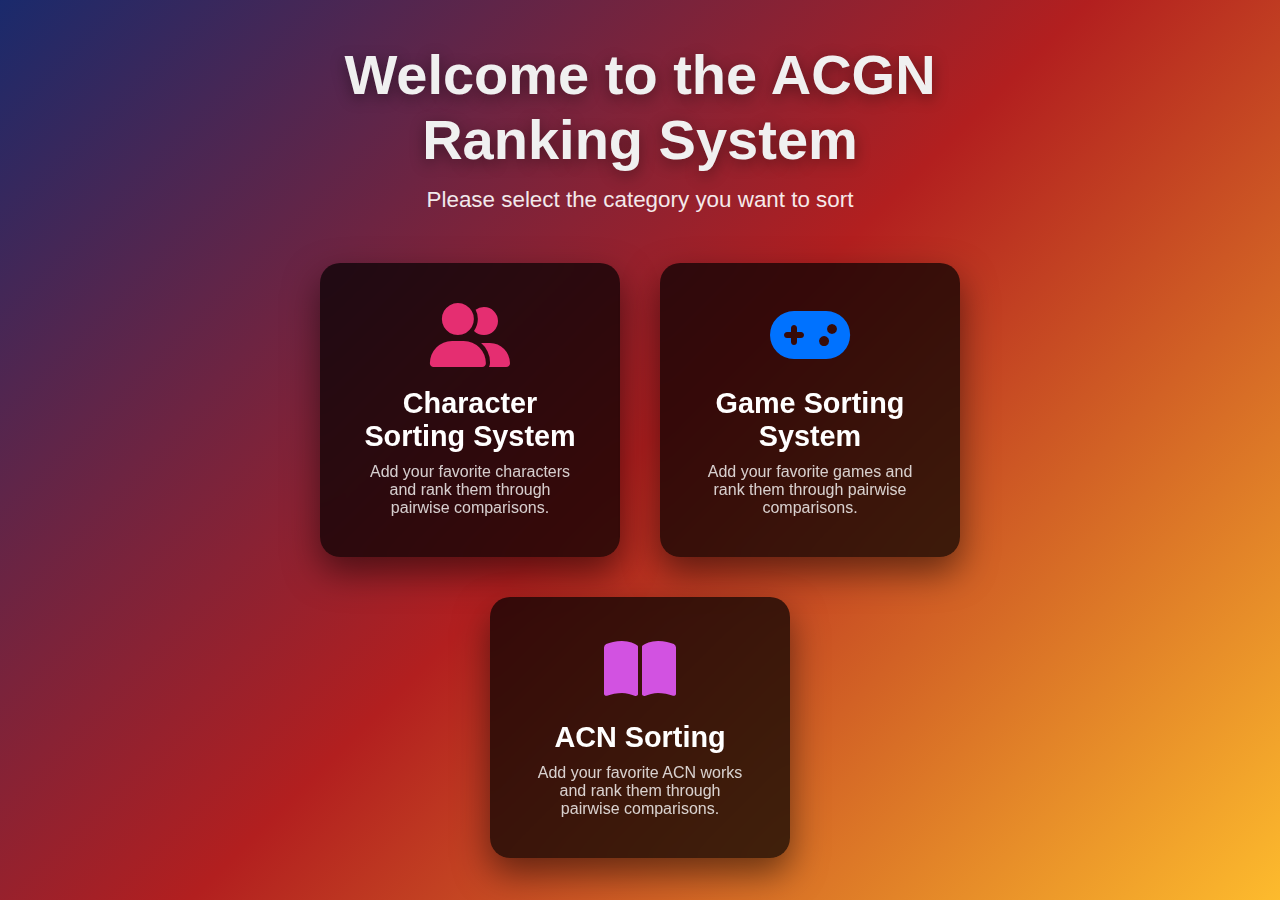
<file: index.html>
<!DOCTYPE html>
<html>

<head>
    <meta charset="UTF-8">
    <meta name="viewport" content="width=device-width, initial-scale=1.0">
    <title>排行系统首页</title>
    <link rel="stylesheet" href="https://cdnjs.cloudflare.com/ajax/libs/font-awesome/6.4.0/css/all.min.css">
    <link rel="stylesheet" href="css/index.css">
</head>

<body>
    <div class="main-container">
        <h1 id="main-title">欢迎来到 ACGN 排行系统</h1>
        <p class="subtitle" id="subtitle-text">请选择您想要进行排序的类别</p>
        <div class="selection-container">
            <a href="characters.html" class="selection-card">
                <i class="fas fa-user-friends icon-character"></i>
                <h2 id="char-sort-title">角色排序系统</h2>
                <p id="char-sort-desc">添加你喜爱的角色，通过两两比较得出最终排名。</p>
            </a>
            <a href="games.html" class="selection-card">
                <i class="fas fa-gamepad icon-game"></i>
                <h2 id="game-sort-title">游戏排序系统</h2>
                <p id="game-sort-desc">添加你喜爱的游戏，通过两两比较得出最终排名。</p>
            </a>
            <a href="acn.html" class="selection-card">
                <i class="fas fa-book-open icon-acn"></i>
                <h2 id="acn-sort-title">动画小说漫画排序</h2>
                <p id="acn-sort-desc">添加你喜爱的ACN作品，通过两两比较得出最终排名。</p>
            </a>
        </div>
    </div>
    <script>
        const translations = {
            'en': {
                title: "Ranking System Home",
                mainTitle: "Welcome to the ACGN Ranking System",
                subtitleText: "Please select the category you want to sort",
                charSortTitle: "Character Sorting System",
                charSortDesc: "Add your favorite characters and rank them through pairwise comparisons.",
                gameSortTitle: "Game Sorting System",
                gameSortDesc: "Add your favorite games and rank them through pairwise comparisons.",
                acnSortTitle: "ACN Sorting",
                acnSortDesc: "Add your favorite ACN works and rank them through pairwise comparisons."
            },
            'zh': {
                title: "排行系统首页",
                mainTitle: "欢迎来到 ACGN 排行系统",
                subtitleText: "请选择您想要进行排序的类别",
                charSortTitle: "角色排序系统",
                charSortDesc: "添加你喜爱的角色，通过两两比较得出最终排名。",
                gameSortTitle: "游戏排序系统",
                gameSortDesc: "添加你喜爱的游戏，通过两两比较得出最终排名。",
                acnSortTitle: "动画小说漫画排序",
                acnSortDesc: "添加你喜爱的ACN作品，通过两两比较得出最终排名。"
            }
        };

        function setLanguage() {
            const userLang = navigator.language || navigator.userLanguage;
            let lang = 'en'; // Default to English
            if (userLang.startsWith('zh')) {
                lang = 'zh';
            }

            document.documentElement.lang = lang === 'zh' ? 'zh-CN' : 'en';

            const currentTranslations = translations[lang];

            document.title = currentTranslations.title;
            document.getElementById('main-title').textContent = currentTranslations.mainTitle;
            document.getElementById('subtitle-text').textContent = currentTranslations.subtitleText;
            document.getElementById('char-sort-title').textContent = currentTranslations.charSortTitle;
            document.getElementById('char-sort-desc').textContent = currentTranslations.charSortDesc;
            document.getElementById('game-sort-title').textContent = currentTranslations.gameSortTitle;
            document.getElementById('game-sort-desc').textContent = currentTranslations.gameSortDesc;
            document.getElementById('acn-sort-title').textContent = currentTranslations.acnSortTitle;
            document.getElementById('acn-sort-desc').textContent = currentTranslations.acnSortDesc;
        }

        document.addEventListener('DOMContentLoaded', setLanguage);
    </script>
</body>

</html>
</file>
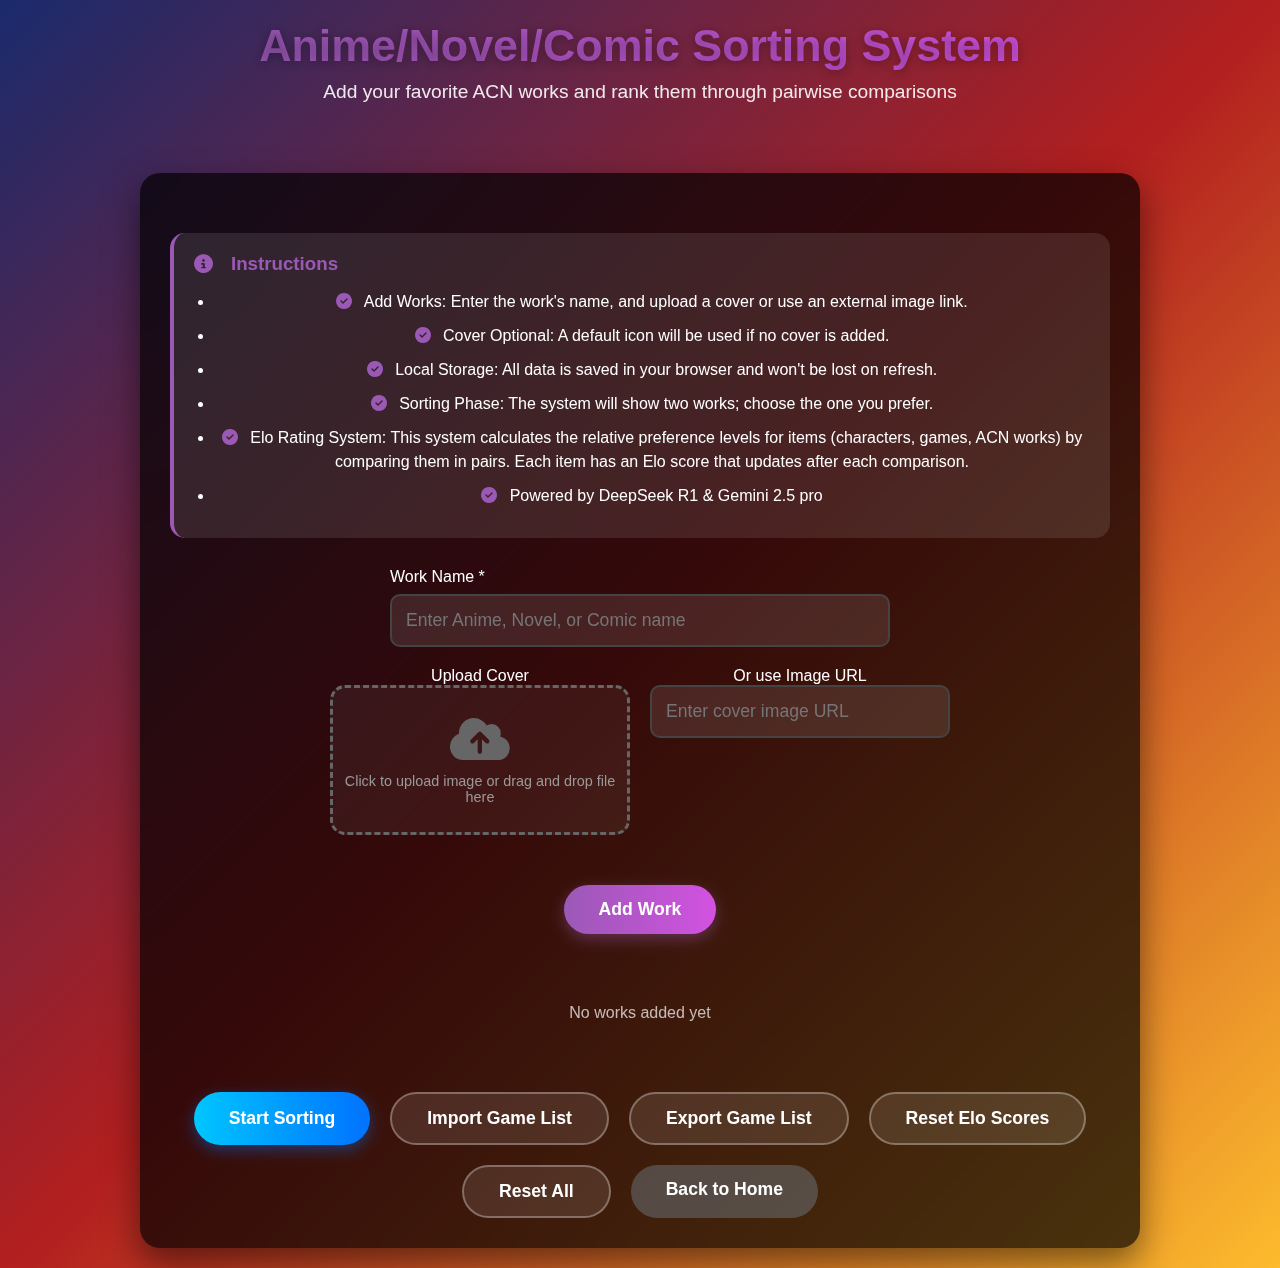
<file: acn.html>
<!DOCTYPE html>
<html>

<head>
    <meta charset="UTF-8">
    <meta name="viewport" content="width=device-width, initial-scale=1.0">
    <title id="page-title">ACN排序系统</title>
    <link rel="stylesheet" href="https://cdnjs.cloudflare.com/ajax/libs/font-awesome/6.4.0/css/all.min.css">
    <link rel="stylesheet" href="css/acn.css">
</head>

<body>
    <header>
        <h1 id="header-title">动画小说漫画排序系统</h1>
        <p class="subtitle" id="header-subtitle">添加你喜爱的ACN作品，通过两两比较得出最终排名</p>
    </header>

    <div class="container">
        <div id="add-phase" class="phase active">
            <div class="tutorial">
                <h3><i class="fas fa-info-circle"></i> <span id="tutorial-title-text">使用说明</span></h3>
                <ul>
                    <li><i class="fas fa-check-circle"></i> <span id="tutorial-li-1-text">添加作品：输入作品名称，并上传封面或使用外链图片</span></li>
                    <li><i class="fas fa-check-circle"></i> <span id="tutorial-li-2-text">封面可选：不添加封面将使用默认图标</span></li>
                    <li><i class="fas fa-check-circle"></i> <span id="tutorial-li-3-text">本地存储：所有数据保存在浏览器中，刷新页面不会丢失</span></li>
                    <li><i class="fas fa-check-circle"></i> <span id="tutorial-li-4-text">排序阶段：系统会展示两个作品，选择你更喜欢的作品</span></li>
                    <li><i class="fas fa-check-circle"></i> <span id="tutorial-li-6-text">Elo等级分系统：本系统通过两两对比来计算ACGN作品的相对喜好程度。每个项目都有一个 Elo 分数，该分数在每次比较后更新。</span></li>
                    <li><i class="fas fa-check-circle"></i> <span id="tutorial-li-7-text">Powered by DeepSeek R1 & Gemini 2.5 pro</span></li>
                </ul>
            </div>

            <div class="character-form">
                <div class="form-group">
                    <label for="character-name" id="label-item-name">作品名称 *</label>
                    <input type="text" id="character-name" placeholder="输入动画、小说或漫画名称">
                </div>

                <div class="avatar-options">
                    <div class="avatar-option">
                        <label id="label-upload-cover">上传封面</label>
                        <div class="avatar-upload" id="avatar-upload-area">
                            <i class="fas fa-cloud-upload-alt"></i>
                            <span id="upload-area-span">点击上传图片或拖放文件到此处</span>
                            <img id="avatar-preview" alt="封面预览">
                            <div class="cancel-upload" id="cancel-upload">×</div>
                            <input type="file" id="avatar-input" accept="image/*" style="display: none">
                        </div>
                    </div>

                    <div class="avatar-option">
                        <label id="label-url-cover">或使用图片链接</label>
                        <div class="url-input-group">
                            <input type="text" id="avatar-url" placeholder="输入封面图片URL">
                        </div>
                        <div class="url-preview-container">
                            <img class="url-preview-image" id="url-preview-image" alt="URL图片预览">
                            <div class="preview-loading" id="preview-loading">
                                <i class="fas fa-spinner fa-spin"></i> <span id="preview-loading-text">图片加载中...</span>
                            </div>
                            <div class="preview-error" id="preview-error">
                                <span id="preview-error-text">图片加载失败，请检查URL</span>
                            </div>
                        </div>
                    </div>
                </div>

                <button id="add-character-btn"><span id="add-item-btn-text">添加作品</span></button>
            </div>

            <div class="characters-list" id="characters-list">
                <!-- Placeholder for empty list text -->
            </div>

            <div class="actions">
                <button id="start-sorting-btn" class="btn primary-btn" disabled><span id="start-sorting-btn-text">开始排序</span></button>
                <input type="file" id="import-json-input-acn" accept=".json" style="display: none;">
                <button id="import-json-btn-acn" class="btn secondary-btn"><span id="import-json-btn-text-acn">导入作品列表</span></button>
                <button id="export-json-btn-acn" class="btn secondary-btn"><span id="export-json-btn-text-acn">导出作品列表</span></button>
                <button id="reset-elo-btn" class="btn secondary-btn"><span id="reset-elo-btn-text-acn">重置Elo分数</span></button>
                <button id="reset-btn" class="btn secondary-btn"><span id="reset-all-btn-text">清空作品列表</span></button>
                <a href="index.html" class="btn tertiary-btn" id="back-to-home-link">返回首页</a>
            </div>
        </div>

        <div id="compare-phase" class="phase">
            <div class="comparison-container">
                <h2 class="comparison-title" id="compare-phase-title">你更喜欢哪个作品？</h2>
                <p class="comparison-subtitle" id="compare-phase-subtitle">点击选择你更喜欢的作品</p>

                <div class="characters-comparison">
                    <div class="character-option" id="option1">
                        <div class="image-container">
                            <div class="default-avatar">
                                <i class="fas fa-book-open"></i>
                            </div>
                        </div>
                        <div class="name">作品1</div>
                    </div>

                    <div class="vs-text">VS</div>

                    <div class="character-option" id="option2">
                        <div class="image-container">
                            <div class="default-avatar">
                                <i class="fas fa-book-open"></i>
                            </div>
                        </div>
                        <div class="name">作品2</div>
                    </div>
                </div>

                <div class="comparison-actions" style="margin-top: 20px; text-align: center;">
                    <button id="stop-sorting-btn-acn" class="btn danger-btn"><span id="stop-sorting-btn-text-acn">停止排序并查看结果</span></button>
                </div>

                <div id="live-ranking-preview-acn" class="live-ranking-container" style="margin-top: 30px;">
                    <h3 id="live-ranking-title-acn" style="text-align: center;">实时排名</h3>
                    <div id="live-ranking-list-acn" class="ranking-list" style="max-height: 450px; overflow-y: auto; border: 1px solid #444; padding: 10px; border-radius: 5px;">
                        <!-- Live ranking items will be populated here -->
                    </div>
                </div>
            </div>
        </div>

        <div id="result-phase" class="phase">
            <div class="results-container">
                <h2 class="results-title" id="result-phase-title">作品排序结果</h2>
                <p class="results-subtitle" id="result-phase-subtitle">根据你的选择，以下是作品喜爱度排名</p>

                <div class="ranking-list" id="ranking-list">
                    <!-- Ranking items will be populated here by JS -->
                </div>

                <!-- New AI Review Prompt Section Container for ACN -->
                <div class="prompt-section">
                    <h3 id="prompt-title-text">AI 评价提示</h3> <!-- Title will be set by JS -->
                    <div id="prompt-output-container-acn">
                        <!-- Buttons and textarea will be populated here by JS -->
                    </div>
                </div>

                <div class="result-controls actions"> <!-- Added result-controls class for JS to find -->
                    <button id="restart-btn" class="btn primary-btn"><span id="restart-btn-text">继续排序</span></button>
                    <button id="back-to-add-btn" class="btn secondary-btn"><span id="back-to-add-btn-text">返回修改</span></button>
                </div>
            </div>
        </div>
    </div>
    <canvas id="image-resizer-canvas" style="display:none;"></canvas>
    <script src="js/acn.js"></script>
</body>

</html>
</file>
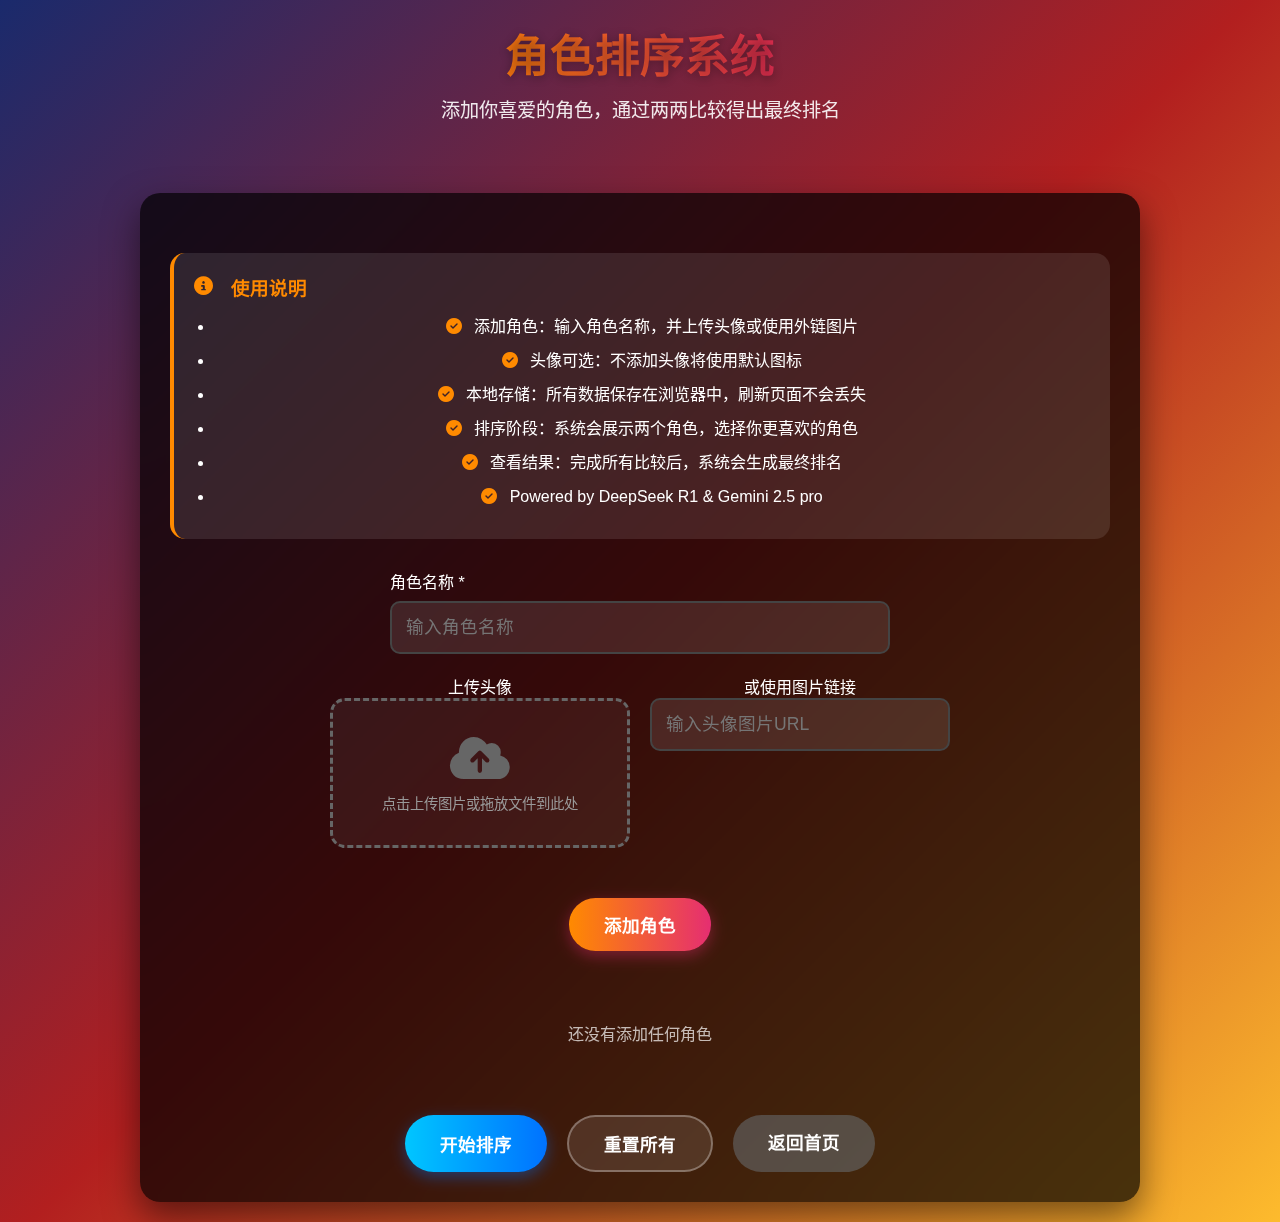
<file: characters.html>
<!DOCTYPE html>
<html lang="zh-CN">

<head>
    <meta charset="UTF-8">
    <meta name="viewport" content="width=device-width, initial-scale=1.0">
    <title>角色排序系统</title>
    <link rel="stylesheet" href="https://cdnjs.cloudflare.com/ajax/libs/font-awesome/6.4.0/css/all.min.css">
    <style>
        /* All CSS from the original file is placed here */
        * {
            margin: 0;
            padding: 0;
            box-sizing: border-box;
            font-family: 'Segoe UI', Tahoma, Geneva, Verdana, sans-serif;
        }

        body {
            background: linear-gradient(135deg, #1a2a6c, #b21f1f, #fdbb2d);
            color: #fff;
            min-height: 100vh;
            padding: 20px;
            display: flex;
            flex-direction: column;
            align-items: center;
        }

        .container {
            max-width: 1000px;
            width: 100%;
            background: rgba(0, 0, 0, 0.7);
            backdrop-filter: blur(10px);
            border-radius: 20px;
            padding: 30px;
            box-shadow: 0 15px 35px rgba(0, 0, 0, 0.5);
            margin-top: 20px;
        }

        header {
            text-align: center;
            margin-bottom: 30px;
        }

        h1 {
            font-size: 2.8rem;
            margin-bottom: 10px;
            text-shadow: 0 2px 10px rgba(0, 0, 0, 0.3);
            background: linear-gradient(to right, #ff8a00, #da1b60);
            -webkit-background-clip: text;
            -webkit-text-fill-color: transparent;
        }

        .subtitle {
            font-size: 1.2rem;
            opacity: 0.9;
            margin-bottom: 20px;
        }

        .phase {
            display: none;
            animation: fadeIn 0.5s ease;
        }

        .active {
            display: block;
        }

        @keyframes fadeIn {
            from {
                opacity: 0;
                transform: translateY(20px);
            }

            to {
                opacity: 1;
                transform: translateY(0);
            }
        }

        /* Add Character Phase Styles */
        #add-phase {
            text-align: center;
        }

        .character-form {
            display: flex;
            flex-direction: column;
            align-items: center;
            gap: 20px;
            margin: 30px 0;
        }

        .form-group {
            width: 100%;
            max-width: 500px;
        }

        .form-group label {
            display: block;
            text-align: left;
            margin-bottom: 8px;
            font-weight: 500;
        }

        .form-group input,
        .url-input-group input {
            width: 100%;
            padding: 14px;
            border-radius: 10px;
            border: 2px solid #444;
            background: rgba(255, 255, 255, 0.1);
            color: white;
            font-size: 1.1rem;
            transition: all 0.3s;
        }

        .form-group input:focus,
        .url-input-group input:focus {
            outline: none;
            border-color: #ff8a00;
            background: rgba(255, 255, 255, 0.15);
        }

        .avatar-options {
            display: flex;
            flex-wrap: wrap;
            gap: 20px;
            justify-content: center;
            width: 100%;
            margin-bottom: 20px;
        }

        .avatar-option {
            width: 100%;
            max-width: 300px;
            position: relative;
        }

        .avatar-upload {
            width: 100%;
            height: 150px;
            border-radius: 15px;
            border: 3px dashed #666;
            display: flex;
            flex-direction: column;
            align-items: center;
            justify-content: center;
            cursor: pointer;
            transition: all 0.3s;
            overflow: hidden;
            position: relative;
            background: rgba(255, 255, 255, 0.05);
        }

        .avatar-upload:hover {
            border-color: #ff8a00;
            background: rgba(255, 255, 255, 0.1);
        }

        .avatar-upload i {
            font-size: 3rem;
            color: #666;
            margin-bottom: 10px;
        }

        .avatar-upload span {
            font-size: 0.9rem;
            color: #999;
            text-align: center;
            padding: 0 10px;
        }

        #avatar-preview {
            width: 100%;
            height: 100%;
            object-fit: cover;
            display: none;
        }

        .cancel-upload {
            position: absolute;
            top: 10px;
            right: 10px;
            width: 28px;
            height: 28px;
            background: rgba(255, 0, 0, 0.7);
            border-radius: 50%;
            display: flex;
            align-items: center;
            justify-content: center;
            cursor: pointer;
            z-index: 10;
            color: white;
            font-weight: bold;
            display: none;
        }

        .cancel-upload:hover {
            background: rgba(255, 0, 0, 0.9);
        }

        .url-preview-container {
            margin: 10px auto 0;
            width: 150px;
            height: 150px;
            border-radius: 15px;
            overflow: hidden;
            position: relative;
            display: none;
        }

        .url-preview-image {
            width: 100%;
            height: 100%;
            object-fit: cover;
            display: none;
        }

        .preview-loading {
            position: absolute;
            top: 0;
            left: 0;
            width: 100%;
            height: 100%;
            display: flex;
            align-items: center;
            justify-content: center;
            background: rgba(0, 0, 0, 0.5);
            color: white;
            font-size: 1rem;
            display: none;
        }

        .preview-error {
            position: absolute;
            top: 0;
            left: 0;
            width: 100%;
            height: 100%;
            display: flex;
            align-items: center;
            justify-content: center;
            background: rgba(0, 0, 0, 0.5);
            color: #ff6b6b;
            font-size: 0.9rem;
            padding: 10px;
            text-align: center;
            display: none;
        }

        .url-input-group {
            display: flex;
            gap: 10px;
            align-items: center;
        }

        .url-input-group input {
            flex: 1;
        }


        #add-character-btn {
            background: linear-gradient(to right, #ff8a00, #e52e71);
            color: white;
            border: none;
            padding: 14px 35px;
            font-size: 1.1rem;
            border-radius: 50px;
            cursor: pointer;
            transition: all 0.3s;
            font-weight: 600;
            box-shadow: 0 5px 15px rgba(229, 46, 113, 0.4);
            margin-top: 10px;
        }

        #add-character-btn:hover {
            transform: translateY(-3px);
            box-shadow: 0 8px 20px rgba(229, 46, 113, 0.6);
        }

        .characters-list {
            display: flex;
            flex-wrap: wrap;
            justify-content: center;
            gap: 25px;
            margin-top: 40px;
        }

        .character-card {
            width: 160px;
            background: rgba(255, 255, 255, 0.1);
            border-radius: 15px;
            overflow: hidden;
            box-shadow: 0 5px 15px rgba(0, 0, 0, 0.3);
            transition: all 0.3s;
            position: relative;
        }

        .character-card:hover {
            transform: translateY(-5px);
            box-shadow: 0 10px 25px rgba(0, 0, 0, 0.4);
        }

        .character-card img {
            width: 100%;
            height: 140px;
            object-fit: cover;
            border-bottom: 2px solid #ff8a00;
        }

        .character-card .default-avatar {
            width: 100%;
            height: 140px;
            display: flex;
            align-items: center;
            justify-content: center;
            background: #2c2c2c;
            border-bottom: 2px solid #ff8a00;
        }

        .character-card .default-avatar i {
            font-size: 4rem;
            color: #555;
        }

        .character-card .name {
            padding: 12px 10px;
            text-align: center;
            font-weight: 500;
        }

        .delete-btn {
            position: absolute;
            top: 5px;
            right: 5px;
            width: 28px;
            height: 28px;
            background: rgba(255, 0, 0, 0.7);
            border-radius: 50%;
            display: flex;
            align-items: center;
            justify-content: center;
            cursor: pointer;
            opacity: 0;
            transition: all 0.3s;
        }

        .character-card:hover .delete-btn {
            opacity: 1;
        }

        .delete-btn i {
            font-size: 14px;
        }

        .actions {
            margin-top: 40px;
            display: flex;
            justify-content: center;
            gap: 20px;
            flex-wrap: wrap;
        }

        .btn {
            padding: 14px 35px;
            font-size: 1.1rem;
            border-radius: 50px;
            cursor: pointer;
            transition: all 0.3s;
            font-weight: 600;
            border: none;
            text-decoration: none;
            display: inline-block;
            text-align: center;
        }

        .primary-btn {
            background: linear-gradient(to right, #00c6ff, #0072ff);
            color: white;
            box-shadow: 0 5px 15px rgba(0, 114, 255, 0.4);
        }

        .secondary-btn {
            background: rgba(255, 255, 255, 0.1);
            color: white;
            border: 2px solid rgba(255, 255, 255, 0.3);
        }

        .tertiary-btn {
            background: rgba(108, 117, 125, 0.5);
            color: white;
        }

        .btn:hover {
            transform: translateY(-3px);
        }

        .primary-btn:hover {
            box-shadow: 0 8px 20px rgba(0, 114, 255, 0.6);
        }

        .secondary-btn:hover {
            background: rgba(255, 255, 255, 0.2);
        }

        /* Comparison Phase Styles */
        .comparison-container {
            display: flex;
            flex-direction: column;
            align-items: center;
            gap: 40px;
        }

        .comparison-title {
            font-size: 1.8rem;
            text-align: center;
            margin-bottom: 10px;
        }

        .comparison-subtitle {
            text-align: center;
            opacity: 0.8;
            margin-bottom: 30px;
        }

        .characters-comparison {
            display: flex;
            justify-content: center;
            gap: 50px;
            width: 100%;
            flex-wrap: wrap;
        }

        .character-option {
            width: 300px;
            background: rgba(255, 255, 255, 0.1);
            border-radius: 20px;
            overflow: hidden;
            box-shadow: 0 8px 25px rgba(0, 0, 0, 0.4);
            cursor: pointer;
            transition: all 0.3s;
            position: relative;
        }

        .character-option:hover {
            transform: translateY(-10px);
            box-shadow: 0 12px 30px rgba(0, 0, 0, 0.5);
            background: rgba(255, 255, 255, 0.15);
        }

        .character-option:active {
            transform: translateY(-5px);
        }

        .character-option .image-container {
            height: 250px;
            overflow: hidden;
            display: flex;
            align-items: center;
            justify-content: center;
            border-bottom: 3px solid #ff8a00;
        }

        .character-option img {
            width: 100%;
            height: 100%;
            object-fit: cover;
        }

        .character-option .default-avatar {
            width: 100%;
            height: 100%;
            display: flex;
            align-items: center;
            justify-content: center;
            background: #2c2c2c;
        }

        .character-option .default-avatar i {
            font-size: 5rem;
            color: #555;
        }

        .character-option .name {
            padding: 20px;
            text-align: center;
            font-size: 1.5rem;
            font-weight: 600;
        }

        .vs-text {
            display: flex;
            align-items: center;
            font-size: 2.5rem;
            font-weight: 800;
            color: #ff8a00;
            text-shadow: 0 0 10px rgba(255, 138, 0, 0.7);
        }

        .progress-container {
            width: 100%;
            max-width: 600px;
            margin-top: 20px;
        }

        .progress-text {
            text-align: center;
            margin-bottom: 10px;
            font-size: 1.1rem;
        }

        .progress-bar {
            height: 12px;
            width: 100%;
            background: rgba(255, 255, 255, 0.1);
            border-radius: 10px;
            overflow: hidden;
        }

        .progress-fill {
            height: 100%;
            background: linear-gradient(to right, #ff8a00, #e52e71);
            border-radius: 10px;
            width: 0%;
            transition: width 0.5s ease;
        }

        .comparison-info {
            text-align: center;
            margin-top: 10px;
            font-size: 1.1rem;
            opacity: 0.8;
        }

        /* Results Phase Styles */
        .results-container {
            text-align: center;
        }

        .results-title {
            font-size: 2.2rem;
            margin-bottom: 10px;
        }

        .results-subtitle {
            font-size: 1.2rem;
            opacity: 0.9;
            margin-bottom: 30px;
        }

        .ranking-list {
            max-width: 700px;
            margin: 40px auto;
            display: flex;
            flex-direction: column;
            gap: 15px;
        }

        .ranking-item {
            display: flex;
            align-items: center;
            background: rgba(255, 255, 255, 0.1);
            border-radius: 15px;
            padding: 15px 25px;
            transition: all 0.3s;
            text-align: left;
        }

        .ranking-item:hover {
            transform: translateX(10px);
            background: rgba(255, 255, 255, 0.15);
        }

        .rank {
            font-size: 1.8rem;
            font-weight: 800;
            width: 60px;
            text-align: center;
            color: #ff8a00;
        }

        .rank-1 {
            color: #ffd700;
        }

        .rank-2 {
            color: #c0c0c0;
        }

        .rank-3 {
            color: #cd7f32;
        }

        .character-avatar {
            width: 70px;
            height: 70px;
            border-radius: 50%;
            overflow: hidden;
            margin: 0 20px;
            border: 2px solid #ff8a00;
            flex-shrink: 0;
        }

        .character-avatar img {
            width: 100%;
            height: 100%;
            object-fit: cover;
        }

        .character-avatar .default-avatar {
            width: 100%;
            height: 100%;
            display: flex;
            align-items: center;
            justify-content: center;
            background: #2c2c2c;
        }

        .character-avatar .default-avatar i {
            font-size: 2rem;
            color: #555;
        }

        .character-info {
            flex-grow: 1;
        }

        .character-info .name {
            font-size: 1.4rem;
            font-weight: 600;
            margin-bottom: 5px;
        }

        /* Responsive Design */
        @media (max-width: 768px) {
            .container {
                padding: 20px;
            }

            h1 {
                font-size: 2.2rem;
            }

            .characters-comparison {
                gap: 20px;
            }

            .character-option {
                width: calc(50% - 20px);
            }

            .vs-text {
                font-size: 1.8rem;
            }

            .ranking-item {
                padding: 12px 15px;
            }

            .character-avatar {
                width: 50px;
                height: 50px;
                margin: 0 10px;
            }

            .character-info .name {
                font-size: 1.2rem;
            }

            .btn {
                padding: 12px 25px;
                font-size: 1rem;
            }

            .url-input-group {
                flex-direction: column;
            }

            .url-input-group input {
                width: 100%;
            }

            .preview-btn {
                width: 100%;
                padding: 12px;
            }
        }

        @media (max-width: 480px) {
            h1 {
                font-size: 1.8rem;
            }

            .character-option {
                width: 100%;
            }

            .vs-text {
                display: none;
            }

            .ranking-item {
                padding: 10px;
            }

            .rank {
                font-size: 1.5rem;
                width: 40px;
            }

            .avatar-options {
                flex-direction: column;
                align-items: center;
            }

            .avatar-option {
                width: 100%;
                max-width: 100%;
            }
        }

        /* Tutorial Styles */
        .tutorial {
            background: rgba(255, 255, 255, 0.1);
            border-radius: 15px;
            padding: 20px;
            margin: 30px 0;
            border-left: 4px solid #ff8a00;
        }

        .tutorial h3 {
            margin-bottom: 15px;
            color: #ff8a00;
            display: flex;
            align-items: center;
            gap: 10px;
        }

        .tutorial ul {
            padding-left: 20px;
        }

        .tutorial li {
            margin-bottom: 10px;
            line-height: 1.5;
        }

        .tutorial i {
            color: #ff8a00;
            margin-right: 8px;
        }

        /* Prompt Output Styles */
        .prompt-container {
            max-width: 700px;
            margin: 40px auto 0;
            background: rgba(0, 0, 0, 0.2);
            border-radius: 15px;
            padding: 20px 25px;
            text-align: left;
        }

        .prompt-container h3 {
            margin-bottom: 15px;
            color: #ffc107;
            display: flex;
            justify-content: space-between;
            align-items: center;
        }

        .copy-btn {
            background: rgba(255, 255, 255, 0.1);
            border: 1px solid #ffc107;
            color: #ffc107;
            padding: 5px 12px;
            border-radius: 8px;
            cursor: pointer;
            font-size: 0.9rem;
            transition: all 0.2s ease;
        }

        .copy-btn:hover {
            background: rgba(255, 193, 7, 0.2);
            color: #fff;
        }

        .copy-btn:active {
            transform: scale(0.95);
        }

        .prompt-container textarea {
            width: 100%;
            min-height: 180px;
            /* 增加最小高度 */
            background: rgba(0, 0, 0, 0.3);
            border: 1px solid #555;
            border-radius: 10px;
            color: #eee;
            padding: 15px;
            font-size: 1rem;
            line-height: 1.6;
            resize: vertical;
        }

        .prompt-container textarea:focus {
            outline: none;
            border-color: #ff8a00;
        }

        /* 美化滚动条UI */
        .prompt-container textarea::-webkit-scrollbar {
            width: 10px;
        }

        .prompt-container textarea::-webkit-scrollbar-track {
            background: rgba(0, 0, 0, 0.2);
            border-radius: 10px;
        }

        .prompt-container textarea::-webkit-scrollbar-thumb {
            background: #ff8a00;
            border-radius: 10px;
            border: 2px solid rgba(0, 0, 0, 0);
            background-clip: padding-box;
        }

        .prompt-container textarea::-webkit-scrollbar-thumb:hover {
            background: #e52e71;
        }
    </style>
</head>

<body>
    <header>
        <h1>角色排序系统</h1>
        <p class="subtitle">添加你喜爱的角色，通过两两比较得出最终排名</p>
    </header>

    <div class="container">
        <div id="add-phase" class="phase active">
            <div class="tutorial">
                <h3><i class="fas fa-info-circle"></i> 使用说明</h3>
                <ul>
                    <li><i class="fas fa-check-circle"></i> 添加角色：输入角色名称，并上传头像或使用外链图片</li>
                    <li><i class="fas fa-check-circle"></i> 头像可选：不添加头像将使用默认图标</li>
                    <li><i class="fas fa-check-circle"></i> 本地存储：所有数据保存在浏览器中，刷新页面不会丢失</li>
                    <li><i class="fas fa-check-circle"></i> 排序阶段：系统会展示两个角色，选择你更喜欢的角色</li>
                    <li><i class="fas fa-check-circle"></i> 查看结果：完成所有比较后，系统会生成最终排名</li>
                    <li><i class="fas fa-check-circle"></i> Powered by DeepSeek R1 & Gemini 2.5 pro</li>
                </ul>
            </div>

            <div class="character-form">
                <div class="form-group">
                    <label for="character-name">角色名称 *</label>
                    <input type="text" id="character-name" placeholder="输入角色名称">
                </div>

                <div class="avatar-options">
                    <div class="avatar-option">
                        <label>上传头像</label>
                        <div class="avatar-upload" id="avatar-upload-area">
                            <i class="fas fa-cloud-upload-alt"></i>
                            <span>点击上传图片或拖放文件到此处</span>
                            <img id="avatar-preview" alt="头像预览">
                            <div class="cancel-upload" id="cancel-upload">×</div>
                            <input type="file" id="avatar-input" accept="image/*" style="display: none">
                        </div>
                    </div>

                    <div class="avatar-option">
                        <label>或使用图片链接</label>
                        <div class="url-input-group">
                            <input type="text" id="avatar-url" placeholder="输入头像图片URL">
                        </div>
                        <div class="url-preview-container">
                            <img class="url-preview-image" id="url-preview-image" alt="URL图片预览">
                            <div class="preview-loading" id="preview-loading">
                                <i class="fas fa-spinner fa-spin"></i> 图片加载中...
                            </div>
                            <div class="preview-error" id="preview-error">
                                图片加载失败，请检查URL
                            </div>
                        </div>
                    </div>
                </div>

                <button id="add-character-btn">添加角色</button>
            </div>

            <div class="characters-list" id="characters-list">
            </div>

            <div class="actions">
                <button id="start-sorting-btn" class="btn primary-btn" disabled>开始排序</button>
                <button id="reset-btn" class="btn secondary-btn">重置所有</button>
                <a href="index.html" class="btn tertiary-btn">返回首页</a>
            </div>
        </div>

        <div id="compare-phase" class="phase">
            <div class="comparison-container">
                <h2 class="comparison-title">你更喜欢哪个角色？</h2>
                <p class="comparison-subtitle">点击选择你更喜欢的角色</p>

                <div class="characters-comparison">
                    <div class="character-option" id="option1">
                        <div class="image-container">
                            <div class="default-avatar">
                                <i class="fas fa-user"></i>
                            </div>
                        </div>
                        <div class="name">角色1</div>
                    </div>

                    <div class="vs-text">VS</div>

                    <div class="character-option" id="option2">
                        <div class="image-container">
                            <div class="default-avatar">
                                <i class="fas fa-user"></i>
                            </div>
                        </div>
                        <div class="name">角色2</div>
                    </div>
                </div>

                <div class="comparison-info">
                    当前进度: <span id="current-comparison">1</span>/<span id="total-comparisons">0</span> 次比较
                </div>

                <div class="progress-container">
                    <div class="progress-text">比较进度: <span id="progress-text">0</span>%</div>
                    <div class="progress-bar">
                        <div class="progress-fill" id="progress-fill"></div>
                    </div>
                </div>
            </div>
        </div>

        <div id="result-phase" class="phase">
            <div class="results-container">
                <h2 class="results-title">角色排序结果</h2>
                <p class="results-subtitle">根据你的选择，以下是角色喜爱度排名</p>

                <div class="ranking-list" id="ranking-list">

                </div>
                <div class="prompt-container">
                    <h3>请求锐评（复制并发送给 AI）<button id="copy-btn" class="copy-btn"><i class="fas fa-copy"></i> 复制</button>
                    </h3>
                    <textarea id="prompt-output" readonly onclick="this.select();"></textarea>
                </div>
                <div class="actions">
                    <button id="restart-btn" class="btn primary-btn">重新开始</button>
                    <button id="back-to-add-btn" class="btn secondary-btn">返回修改</button>
                </div>
            </div>
        </div>
    </div>
    <canvas id="image-resizer-canvas" style="display:none;"></canvas>
    <script>
        // All JavaScript from the original file is placed here
        document.addEventListener('DOMContentLoaded', function () {
            // Global variables
            let characters = JSON.parse(localStorage.getItem('characters')) || [];
            let sortedCharacters = [];
            let comparisonCount = 0;
            let currentComparisonIndex = 0;
            let totalComparisons = 0;
let debounceTimer;
            // DOM elements
            const resizerCanvas = document.getElementById('image-resizer-canvas');
            const addPhase = document.getElementById('add-phase');
            const comparePhase = document.getElementById('compare-phase');
            const resultPhase = document.getElementById('result-phase');
            const charactersList = document.getElementById('characters-list');
            const characterNameInput = document.getElementById('character-name');
            const avatarInput = document.getElementById('avatar-input');
            const avatarUrlInput = document.getElementById('avatar-url');
            const avatarPreview = document.getElementById('avatar-preview');
            const avatarUploadArea = document.getElementById('avatar-upload-area');
            const cancelUploadBtn = document.getElementById('cancel-upload');
            const addCharacterBtn = document.getElementById('add-character-btn');
            const startSortingBtn = document.getElementById('start-sorting-btn');
            const resetBtn = document.getElementById('reset-btn');
            const option1 = document.getElementById('option1');
            const option2 = document.getElementById('option2');
            const progressFill = document.getElementById('progress-fill');
            const progressText = document.getElementById('progress-text');
            const currentComparisonSpan = document.getElementById('current-comparison');
            const totalComparisonsSpan = document.getElementById('total-comparisons');
            const rankingList = document.getElementById('ranking-list');
            const restartBtn = document.getElementById('restart-btn');
            const backToAddBtn = document.getElementById('back-to-add-btn');
            const urlPreviewContainer = document.querySelector('.url-preview-container');
            const urlPreviewImage = document.getElementById('url-preview-image');
            const previewLoading = document.getElementById('preview-loading');
            const previewError = document.getElementById('preview-error');
            const promptOutput = document.getElementById('prompt-output');
            const copyBtn = document.getElementById('copy-btn');
            // Initialize page
            // 辅助函数：压缩和调整图片尺寸
            function resizeImage(file, callback) {
                const max_size = 512; // 设置压缩后的最大尺寸
                const reader = new FileReader();
                reader.onload = function (e) {
                    const img = new Image();
                    img.onload = function () {
                        let width = img.width;
                        let height = img.height;

                        if (width > height) {
                            if (width > max_size) {
                                height *= max_size / width;
                                width = max_size;
                            }
                        } else {
                            if (height > max_size) {
                                width *= max_size / height;
                                height = max_size;
                            }
                        }

                        resizerCanvas.width = width;
                        resizerCanvas.height = height;
                        const ctx = resizerCanvas.getContext('2d');
                        ctx.drawImage(img, 0, 0, width, height);

                        // 使用 jpeg 格式并设置压缩质量
                        const dataUrl = resizerCanvas.toDataURL('image/jpeg', 0.9);
                        callback(dataUrl);
                    }
                    img.src = e.target.result;
                }
                reader.readAsDataURL(file);
            }
            renderCharacterList();
            updateStartButtonState();

            // Avatar upload handling
            avatarUploadArea.addEventListener('click', () => {
                avatarInput.click();
            });

            // Drag and drop upload
            avatarUploadArea.addEventListener('dragover', (e) => {
                e.preventDefault();
                avatarUploadArea.style.borderColor = '#ff8a00';
                avatarUploadArea.style.background = 'rgba(255, 138, 0, 0.1)';
            });

            avatarUploadArea.addEventListener('dragleave', () => {
                avatarUploadArea.style.borderColor = '#666';
                avatarUploadArea.style.background = 'rgba(255, 255, 255, 0.05)';
            });

            avatarUploadArea.addEventListener('drop', (e) => {
                e.preventDefault();
                avatarUploadArea.style.borderColor = '#666';
                avatarUploadArea.style.background = 'rgba(255, 255, 255, 0.05)';

                if (e.dataTransfer.files && e.dataTransfer.files[0]) {
                    const file = e.dataTransfer.files[0];
                    if (file.type.match('image.*')) {
                        // 使用新的压缩函数
                        resizeImage(file, function (resizedDataUrl) {
                            avatarPreview.src = resizedDataUrl;
                            avatarPreview.style.display = 'block';
                            avatarUploadArea.querySelector('i').style.display = 'none';
                            avatarUploadArea.querySelector('span').style.display = 'none';
                            cancelUploadBtn.style.display = 'block';
                        });
                    }
                }
            });

            avatarInput.addEventListener('change', function (e) {
                if (e.target.files && e.target.files[0]) {
                    const file = e.target.files[0];
                    // 使用新的压缩函数
                    resizeImage(file, function (resizedDataUrl) {
                        avatarPreview.src = resizedDataUrl;
                        avatarPreview.style.display = 'block';
                        avatarUploadArea.querySelector('i').style.display = 'none';
                        avatarUploadArea.querySelector('span').style.display = 'none';
                        cancelUploadBtn.style.display = 'block';

                        // 隐藏URL预览
                        hideUrlPreview();
                    });
                }
            });

            // Cancel upload
            cancelUploadBtn.addEventListener('click', function (e) {
                e.stopPropagation();
                avatarPreview.src = '';
                avatarPreview.style.display = 'none';
                avatarInput.value = '';
                avatarUploadArea.querySelector('i').style.display = 'block';
                avatarUploadArea.querySelector('span').style.display = 'block';
                cancelUploadBtn.style.display = 'none';
            });

            avatarUrlInput.addEventListener('input', function() {
                clearTimeout(debounceTimer);
                const url = avatarUrlInput.value.trim();

                if (!url) {
                    hideUrlPreview();
                    return;
                }

                debounceTimer = setTimeout(() => {
                    urlPreviewContainer.style.display = 'block';
                    urlPreviewImage.style.display = 'none';
                    previewError.style.display = 'none';
                    previewLoading.style.display = 'flex';

                    const tempImage = new Image();
                    tempImage.onload = function() {
                        urlPreviewImage.src = url;
                        urlPreviewImage.style.display = 'block';
                        previewLoading.style.display = 'none';
                        previewError.style.display = 'none';

                        avatarPreview.style.display = 'none';
                        cancelUploadBtn.style.display = 'none';
                        avatarUploadArea.querySelector('i').style.display = 'block';
                        avatarUploadArea.querySelector('span').style.display = 'block';
                        avatarInput.value = '';
                    };

                    tempImage.onerror = function() {
                        previewLoading.style.display = 'none';
                        previewError.style.display = 'flex';
                        urlPreviewImage.style.display = 'none';
                    };

                    tempImage.src = url;
                }, 500); // 延迟500毫秒触发，防止频繁请求
            });

            function hideUrlPreview() {
                urlPreviewContainer.style.display = 'none';
                urlPreviewImage.style.display = 'none';
                previewLoading.style.display = 'none';
                previewError.style.display = 'none';
            }

            // Add character
            addCharacterBtn.addEventListener('click', function () {
                const name = characterNameInput.value.trim();

                if (!name) {
                    alert('请输入角色名称');
                    return;
                }

                let avatar = '';
                if (avatarPreview.style.display === 'block') {
                    avatar = avatarPreview.src;
                } else if (urlPreviewImage.style.display === 'block') {
                    avatar = urlPreviewImage.src;
                } else if (avatarUrlInput.value.trim()) {
                    avatar = avatarUrlInput.value.trim();
                }

                characters.push({
                    id: Date.now(),
                    name: name,
                    avatar: avatar,
                    wins: 0
                });

                localStorage.setItem('characters', JSON.stringify(characters));

                characterNameInput.value = '';
                avatarPreview.style.display = 'none';
                avatarPreview.src = '';
                avatarUrlInput.value = '';
                avatarUploadArea.querySelector('i').style.display = 'block';
                avatarUploadArea.querySelector('span').style.display = 'block';
                cancelUploadBtn.style.display = 'none';
                hideUrlPreview();

                renderCharacterList();
                updateStartButtonState();
            });

            // Start sorting
            startSortingBtn.addEventListener('click', function () {
                if (characters.length < 2) {
                    alert('至少需要添加两个角色才能排序');
                    return;
                }

                sortedCharacters = [characters[0]];
                comparisonCount = 0;
                currentComparisonIndex = 0;

                totalComparisons = (characters.length * (characters.length - 1)) / 2;
                totalComparisonsSpan.textContent = totalComparisons;

                addPhase.classList.remove('active');
                comparePhase.classList.add('active');

                nextComparison();
            });

            // Reset button
            resetBtn.addEventListener('click', function () {
                if (confirm('确定要删除所有角色吗？此操作不可撤销。')) {
                    characters = [];
                    localStorage.removeItem('characters');
                    renderCharacterList();
                    updateStartButtonState();
                }
            });

            // Comparison choice
            option1.addEventListener('click', function () {
                handleComparisonChoice(0);
            });

            option2.addEventListener('click', function () {
                handleComparisonChoice(1);
            });

            // Restart
            restartBtn.addEventListener('click', function () {
                resultPhase.classList.remove('active');
                addPhase.classList.add('active');
                characters.forEach(char => char.wins = 0);
                localStorage.setItem('characters', JSON.stringify(characters));
            });

            // Back to add
            backToAddBtn.addEventListener('click', function () {
                resultPhase.classList.remove('active');
                addPhase.classList.add('active');
            });

            // Helper: Render character list
            function renderCharacterList() {
                charactersList.innerHTML = '';

                if (characters.length === 0) {
                    charactersList.innerHTML = '<p style="text-align:center; opacity:0.7; padding:30px;">还没有添加任何角色</p>';
                    return;
                }

                characters.forEach((character, index) => {
                    const card = document.createElement('div');
                    card.className = 'character-card';
                    card.innerHTML = `
                        ${character.avatar ?
                            `<img src="${character.avatar}" alt="${character.name}" onerror="this.onerror=null; this.parentNode.innerHTML='<div class=\'default-avatar\'><i class=\'fas fa-user\'></i></div>'">` :
                            `<div class="default-avatar"><i class="fas fa-user"></i></div>`
                        }
                        <div class="name">${character.name}</div>
                        <div class="delete-btn" data-index="${index}">
                            <i class="fas fa-times"></i>
                        </div>
                    `;

                    charactersList.appendChild(card);

                    const deleteBtn = card.querySelector('.delete-btn');
                    deleteBtn.addEventListener('click', function (e) {
                        e.stopPropagation();
                        const index = parseInt(this.getAttribute('data-index'));
                        characters.splice(index, 1);
                        localStorage.setItem('characters', JSON.stringify(characters));
                        renderCharacterList();
                        updateStartButtonState();
                    });
                });
            }

            // Helper: Update start button state
            function updateStartButtonState() {
                startSortingBtn.disabled = characters.length < 2;
            }

            // Helper: Next comparison
            function nextComparison() {
                const progress = Math.round((comparisonCount / totalComparisons) * 100);
                progressFill.style.width = `${progress}%`;
                progressText.textContent = progress;
                currentComparisonSpan.textContent = comparisonCount + 1;

                if (sortedCharacters.length === characters.length) {
                    finishSorting();
                    return;
                }

                const nextCharacter = characters[sortedCharacters.length];
                currentComparisonIndex = sortedCharacters.length - 1;

                updateCharacterOption(option1, nextCharacter);
                updateCharacterOption(option2, sortedCharacters[currentComparisonIndex]);
            }

            // Helper: Update comparison option
            function updateCharacterOption(optionElement, character) {
                const imageContainer = optionElement.querySelector('.image-container');
                const nameElement = optionElement.querySelector('.name');

                nameElement.textContent = character.name;

                if (character.avatar) {
                    imageContainer.innerHTML = `<img src="${character.avatar}" alt="${character.name}" onerror="this.onerror=null; this.parentNode.innerHTML='<div class=\'default-avatar\'><i class=\'fas fa-user\'></i></div>'">`;
                } else {
                    imageContainer.innerHTML = `
                        <div class="default-avatar">
                            <i class="fas fa-user"></i>
                        </div>
                    `;
                }
            }

            // Helper: Handle comparison choice
            function handleComparisonChoice(winnerIndex) {
                comparisonCount++;

                const newCharacter = characters[sortedCharacters.length];
                const existingCharacter = sortedCharacters[currentComparisonIndex];

                if (winnerIndex === 0) {
                    if (currentComparisonIndex === 0) {
                        sortedCharacters.unshift(newCharacter);
                        nextComparison();
                    } else {
                        currentComparisonIndex--;
                        updateCharacterOption(option2, sortedCharacters[currentComparisonIndex]);
                    }
                } else {
                    sortedCharacters.splice(currentComparisonIndex + 1, 0, newCharacter);
                    nextComparison();
                }
            }

            // Helper: Finish sorting
            function finishSorting() {
                renderRankingList(sortedCharacters);

                comparePhase.classList.remove('active');
                resultPhase.classList.add('active');
            }

            // Helper: Render ranking list
            function renderRankingList(sortedCharacters) {
                rankingList.innerHTML = '';

                sortedCharacters.forEach((character, index) => {
                    const rankClass = index === 0 ? 'rank-1' :
                        index === 1 ? 'rank-2' :
                            index === 2 ? 'rank-3' : '';

                    const item = document.createElement('div');
                    item.className = 'ranking-item';
                    item.innerHTML = `
                        <div class="rank ${rankClass}">${index + 1}</div>
                        <div class="character-avatar">
                            ${character.avatar ?
                            `<img src="${character.avatar}" alt="${character.name}" onerror="this.onerror=null; this.parentNode.innerHTML='<div class=\'default-avatar\'><i class=\'fas fa-user\'></i></div>'">` :
                            `<div class="default-avatar"><i class="fas fa-user"></i></div>`
                        }
                        </div>
                        <div class="character-info">
                            <div class="name">${character.name}</div>
                        </div>
                    `;

                    rankingList.appendChild(item);
                });
                // 复制按钮事件
                copyBtn.addEventListener('click', () => {
                    navigator.clipboard.writeText(promptOutput.value).then(() => {
                        const originalText = copyBtn.innerHTML;
                        copyBtn.innerHTML = '已复制!';
                        copyBtn.style.color = '#4caf50';
                        copyBtn.style.borderColor = '#4caf50';
                        setTimeout(() => {
                            copyBtn.innerHTML = originalText;
                            copyBtn.style.color = '#ffc107';
                            copyBtn.style.borderColor = '#ffc107';
                        }, 2000);
                    }).catch(err => {
                        console.error('复制失败: ', err);
                        alert('复制失败，您的浏览器可能不支持此功能。');
                    });
                });
                // --- 添加以下内容 ---
                // 生成评价文本
                const rankingText = sortedCharacters.map((character, index) => `${index + 1}. ${character.name}`).join('\n');
                const promptText = `你现在是一个精通acg领域的雌小鬼。我给自己喜欢的角色进行了一个排行，你来进行评价：\n${rankingText}`;
                promptOutput.value = promptText;
            }
        });
    </script>
</body>

</html>
</file>
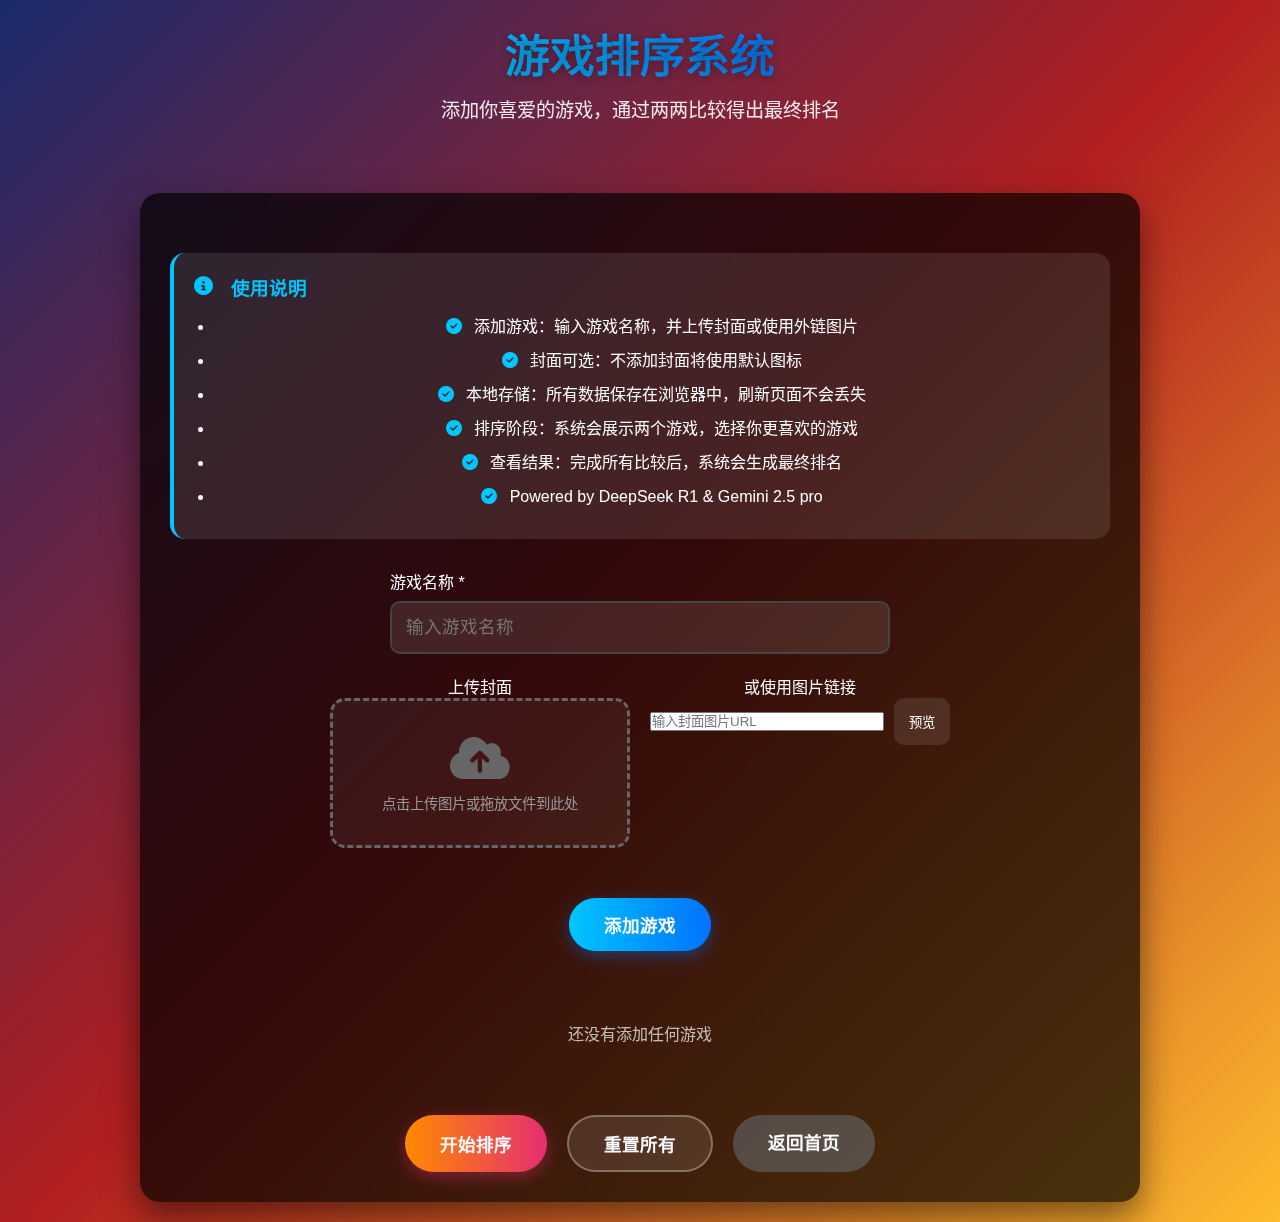
<file: games.html>
<!DOCTYPE html>
<html lang="zh-CN">

<head>
    <meta charset="UTF-8">
    <meta name="viewport" content="width=device-width, initial-scale=1.0">
    <title>游戏排序系统</title>
    <link rel="stylesheet" href="https://cdnjs.cloudflare.com/ajax/libs/font-awesome/6.4.0/css/all.min.css">
    <style>
        /* All CSS from the original file is placed here, no changes needed */
        * {
            margin: 0;
            padding: 0;
            box-sizing: border-box;
            font-family: 'Segoe UI', Tahoma, Geneva, Verdana, sans-serif;
        }

        body {
            background: linear-gradient(135deg, #1a2a6c, #b21f1f, #fdbb2d);
            color: #fff;
            min-height: 100vh;
            padding: 20px;
            display: flex;
            flex-direction: column;
            align-items: center;
        }

        .container {
            max-width: 1000px;
            width: 100%;
            background: rgba(0, 0, 0, 0.7);
            backdrop-filter: blur(10px);
            border-radius: 20px;
            padding: 30px;
            box-shadow: 0 15px 35px rgba(0, 0, 0, 0.5);
            margin-top: 20px;
        }

        header {
            text-align: center;
            margin-bottom: 30px;
        }

        h1 {
            font-size: 2.8rem;
            margin-bottom: 10px;
            text-shadow: 0 2px 10px rgba(0, 0, 0, 0.3);
            background: linear-gradient(to right, #00c6ff, #0072ff);
            -webkit-background-clip: text;
            -webkit-text-fill-color: transparent;
        }

        .subtitle {
            font-size: 1.2rem;
            opacity: 0.9;
            margin-bottom: 20px;
        }

        .phase {
            display: none;
            animation: fadeIn 0.5s ease;
        }

        .active {
            display: block;
        }

        @keyframes fadeIn {
            from {
                opacity: 0;
                transform: translateY(20px);
            }

            to {
                opacity: 1;
                transform: translateY(0);
            }
        }

        #add-phase {
            text-align: center;
        }

        .game-form {
            display: flex;
            flex-direction: column;
            align-items: center;
            gap: 20px;
            margin: 30px 0;
        }

        .form-group {
            width: 100%;
            max-width: 500px;
        }

        .form-group label {
            display: block;
            text-align: left;
            margin-bottom: 8px;
            font-weight: 500;
        }

        .form-group input {
            width: 100%;
            padding: 14px;
            border-radius: 10px;
            border: 2px solid #444;
            background: rgba(255, 255, 255, 0.1);
            color: white;
            font-size: 1.1rem;
            transition: all 0.3s;
        }

        .form-group input:focus {
            outline: none;
            border-color: #00c6ff;
            background: rgba(255, 255, 255, 0.15);
        }

        .cover-options {
            display: flex;
            flex-wrap: wrap;
            gap: 20px;
            justify-content: center;
            width: 100%;
            margin-bottom: 20px;
        }

        .cover-option {
            width: 100%;
            max-width: 300px;
            position: relative;
        }

        .cover-upload {
            width: 100%;
            height: 150px;
            border-radius: 15px;
            border: 3px dashed #666;
            display: flex;
            flex-direction: column;
            align-items: center;
            justify-content: center;
            cursor: pointer;
            transition: all 0.3s;
            overflow: hidden;
            position: relative;
            background: rgba(255, 255, 255, 0.05);
        }

        .cover-upload:hover {
            border-color: #00c6ff;
            background: rgba(255, 255, 255, 0.1);
        }

        .cover-upload i {
            font-size: 3rem;
            color: #666;
            margin-bottom: 10px;
        }

        .cover-upload span {
            font-size: 0.9rem;
            color: #999;
            text-align: center;
            padding: 0 10px;
        }

        #cover-preview {
            width: 100%;
            height: 100%;
            object-fit: cover;
            display: none;
        }

        .cancel-upload {
            position: absolute;
            top: 10px;
            right: 10px;
            width: 28px;
            height: 28px;
            background: rgba(255, 0, 0, 0.7);
            border-radius: 50%;
            display: flex;
            align-items: center;
            justify-content: center;
            cursor: pointer;
            z-index: 10;
            color: white;
            font-weight: bold;
            display: none;
        }

        .cancel-upload:hover {
            background: rgba(255, 0, 0, 0.9);
        }

        .url-preview-container {
            margin-top: 10px;
            width: 100%;
            height: 150px;
            border-radius: 15px;
            overflow: hidden;
            position: relative;
            display: none;
        }

        .url-preview-image {
            width: 100%;
            height: 100%;
            object-fit: cover;
            display: none;
        }

        .preview-loading {
            position: absolute;
            top: 0;
            left: 0;
            width: 100%;
            height: 100%;
            display: flex;
            align-items: center;
            justify-content: center;
            background: rgba(0, 0, 0, 0.5);
            color: white;
            font-size: 1rem;
            display: none;
        }

        .preview-error {
            position: absolute;
            top: 0;
            left: 0;
            width: 100%;
            height: 100%;
            display: flex;
            align-items: center;
            justify-content: center;
            background: rgba(0, 0, 0, 0.5);
            color: #ff6b6b;
            font-size: 0.9rem;
            padding: 10px;
            text-align: center;
            display: none;
        }

        .url-input-group {
            display: flex;
            gap: 10px;
            align-items: center;
        }

        .url-input-group input {
            flex: 1;
        }

        .preview-btn {
            padding: 14px 15px;
            background: rgba(255, 255, 255, 0.1);
            color: white;
            border: none;
            border-radius: 10px;
            cursor: pointer;
            transition: all 0.3s;
            white-space: nowrap;
        }

        .preview-btn:hover {
            background: rgba(255, 255, 255, 0.2);
        }

        #add-game-btn {
            background: linear-gradient(to right, #00c6ff, #0072ff);
            color: white;
            border: none;
            padding: 14px 35px;
            font-size: 1.1rem;
            border-radius: 50px;
            cursor: pointer;
            transition: all 0.3s;
            font-weight: 600;
            box-shadow: 0 5px 15px rgba(0, 114, 255, 0.4);
            margin-top: 10px;
        }

        #add-game-btn:hover {
            transform: translateY(-3px);
            box-shadow: 0 8px 20px rgba(0, 114, 255, 0.6);
        }

        .games-list {
            display: flex;
            flex-wrap: wrap;
            justify-content: center;
            gap: 25px;
            margin-top: 40px;
        }

        .game-card {
            width: 160px;
            background: rgba(255, 255, 255, 0.1);
            border-radius: 15px;
            overflow: hidden;
            box-shadow: 0 5px 15px rgba(0, 0, 0, 0.3);
            transition: all 0.3s;
            position: relative;
        }

        .game-card:hover {
            transform: translateY(-5px);
            box-shadow: 0 10px 25px rgba(0, 0, 0, 0.4);
        }

        .game-card img {
            width: 100%;
            height: 140px;
            object-fit: cover;
            border-bottom: 2px solid #00c6ff;
        }

        .game-card .default-cover {
            width: 100%;
            height: 140px;
            display: flex;
            align-items: center;
            justify-content: center;
            background: #2c2c2c;
            border-bottom: 2px solid #00c6ff;
        }

        .game-card .default-cover i {
            font-size: 4rem;
            color: #555;
        }

        .game-card .name {
            padding: 12px 10px;
            text-align: center;
            font-weight: 500;
        }

        .delete-btn {
            position: absolute;
            top: 5px;
            right: 5px;
            width: 28px;
            height: 28px;
            background: rgba(255, 0, 0, 0.7);
            border-radius: 50%;
            display: flex;
            align-items: center;
            justify-content: center;
            cursor: pointer;
            opacity: 0;
            transition: all 0.3s;
        }

        .game-card:hover .delete-btn {
            opacity: 1;
        }

        .delete-btn i {
            font-size: 14px;
        }

        .actions {
            margin-top: 40px;
            display: flex;
            justify-content: center;
            gap: 20px;
            flex-wrap: wrap;
        }

        .btn {
            padding: 14px 35px;
            font-size: 1.1rem;
            border-radius: 50px;
            cursor: pointer;
            transition: all 0.3s;
            font-weight: 600;
            border: none;
            text-decoration: none;
            display: inline-block;
            text-align: center;
        }

        .primary-btn {
            background: linear-gradient(to right, #ff8a00, #e52e71);
            color: white;
            box-shadow: 0 5px 15px rgba(229, 46, 113, 0.4);
        }

        .secondary-btn {
            background: rgba(255, 255, 255, 0.1);
            color: white;
            border: 2px solid rgba(255, 255, 255, 0.3);
        }

        .tertiary-btn {
            background: rgba(108, 117, 125, 0.5);
            color: white;
        }

        .btn:hover {
            transform: translateY(-3px);
        }

        .primary-btn:hover {
            box-shadow: 0 8px 20px rgba(229, 46, 113, 0.6);
        }

        .secondary-btn:hover {
            background: rgba(255, 255, 255, 0.2);
        }

        .comparison-container {
            display: flex;
            flex-direction: column;
            align-items: center;
            gap: 40px;
        }

        .comparison-title {
            font-size: 1.8rem;
            text-align: center;
            margin-bottom: 10px;
        }

        .comparison-subtitle {
            text-align: center;
            opacity: 0.8;
            margin-bottom: 30px;
        }

        .games-comparison {
            display: flex;
            justify-content: center;
            gap: 50px;
            width: 100%;
            flex-wrap: wrap;
        }

        .game-option {
            width: 300px;
            background: rgba(255, 255, 255, 0.1);
            border-radius: 20px;
            overflow: hidden;
            box-shadow: 0 8px 25px rgba(0, 0, 0, 0.4);
            cursor: pointer;
            transition: all 0.3s;
            position: relative;
        }

        .game-option:hover {
            transform: translateY(-10px);
            box-shadow: 0 12px 30px rgba(0, 0, 0, 0.5);
            background: rgba(255, 255, 255, 0.15);
        }

        .game-option:active {
            transform: translateY(-5px);
        }

        .game-option .image-container {
            height: 250px;
            overflow: hidden;
            display: flex;
            align-items: center;
            justify-content: center;
            border-bottom: 3px solid #00c6ff;
        }

        .game-option img {
            width: 100%;
            height: 100%;
            object-fit: cover;
        }

        .game-option .default-cover {
            width: 100%;
            height: 100%;
            display: flex;
            align-items: center;
            justify-content: center;
            background: #2c2c2c;
        }

        .game-option .default-cover i {
            font-size: 5rem;
            color: #555;
        }

        .game-option .name {
            padding: 20px;
            text-align: center;
            font-size: 1.5rem;
            font-weight: 600;
        }

        .vs-text {
            display: flex;
            align-items: center;
            font-size: 2.5rem;
            font-weight: 800;
            color: #00c6ff;
            text-shadow: 0 0 10px rgba(0, 198, 255, 0.7);
        }

        .progress-container {
            width: 100%;
            max-width: 600px;
            margin-top: 20px;
        }

        .progress-text {
            text-align: center;
            margin-bottom: 10px;
            font-size: 1.1rem;
        }

        .progress-bar {
            height: 12px;
            width: 100%;
            background: rgba(255, 255, 255, 0.1);
            border-radius: 10px;
            overflow: hidden;
        }

        .progress-fill {
            height: 100%;
            background: linear-gradient(to right, #00c6ff, #0072ff);
            border-radius: 10px;
            width: 0%;
            transition: width 0.5s ease;
        }

        .comparison-info {
            text-align: center;
            margin-top: 10px;
            font-size: 1.1rem;
            opacity: 0.8;
        }

        .results-container {
            text-align: center;
        }

        .results-title {
            font-size: 2.2rem;
            margin-bottom: 10px;
        }

        .results-subtitle {
            font-size: 1.2rem;
            opacity: 0.9;
            margin-bottom: 30px;
        }

        .ranking-list {
            max-width: 700px;
            margin: 40px auto;
            display: flex;
            flex-direction: column;
            gap: 15px;
        }

        .ranking-item {
            display: flex;
            align-items: center;
            background: rgba(255, 255, 255, 0.1);
            border-radius: 15px;
            padding: 15px 25px;
            transition: all 0.3s;
            text-align: left;
        }

        .ranking-item:hover {
            transform: translateX(10px);
            background: rgba(255, 255, 255, 0.15);
        }

        .rank {
            font-size: 1.8rem;
            font-weight: 800;
            width: 60px;
            text-align: center;
            color: #00c6ff;
        }

        .rank-1 {
            color: #ffd700;
        }

        .rank-2 {
            color: #c0c0c0;
        }

        .rank-3 {
            color: #cd7f32;
        }

        .game-cover {
            width: 70px;
            height: 70px;
            border-radius: 50%;
            overflow: hidden;
            margin: 0 20px;
            border: 2px solid #00c6ff;
            flex-shrink: 0;
        }

        .game-cover img {
            width: 100%;
            height: 100%;
            object-fit: cover;
        }

        .game-cover .default-cover {
            width: 100%;
            height: 100%;
            display: flex;
            align-items: center;
            justify-content: center;
            background: #2c2c2c;
        }

        .game-cover .default-cover i {
            font-size: 2rem;
            color: #555;
        }

        .game-info {
            flex-grow: 1;
        }

        .game-info .name {
            font-size: 1.4rem;
            font-weight: 600;
            margin-bottom: 5px;
        }

        @media (max-width: 768px) {
            .container {
                padding: 20px;
            }

            h1 {
                font-size: 2.2rem;
            }

            .games-comparison {
                gap: 20px;
            }

            .game-option {
                width: calc(50% - 20px);
            }

            .vs-text {
                font-size: 1.8rem;
            }

            .ranking-item {
                padding: 12px 15px;
            }

            .game-cover {
                width: 50px;
                height: 50px;
                margin: 0 10px;
            }

            .game-info .name {
                font-size: 1.2rem;
            }

            .btn {
                padding: 12px 25px;
                font-size: 1rem;
            }

            .url-input-group {
                flex-direction: column;
            }

            .url-input-group input {
                width: 100%;
            }

            .preview-btn {
                width: 100%;
                padding: 12px;
            }
        }

        @media (max-width: 480px) {
            h1 {
                font-size: 1.8rem;
            }

            .game-option {
                width: 100%;
            }

            .vs-text {
                display: none;
            }

            .ranking-item {
                padding: 10px;
            }

            .rank {
                font-size: 1.5rem;
                width: 40px;
            }

            .cover-options {
                flex-direction: column;
                align-items: center;
            }

            .cover-option {
                width: 100%;
                max-width: 100%;
            }
        }

        .tutorial {
            background: rgba(255, 255, 255, 0.1);
            border-radius: 15px;
            padding: 20px;
            margin: 30px 0;
            border-left: 4px solid #00c6ff;
        }

        .tutorial h3 {
            margin-bottom: 15px;
            color: #00c6ff;
            display: flex;
            align-items: center;
            gap: 10px;
        }

        .tutorial ul {
            padding-left: 20px;
        }

        .tutorial li {
            margin-bottom: 10px;
            line-height: 1.5;
        }

        .tutorial i {
            color: #00c6ff;
            margin-right: 8px;
        }

        /* Prompt Output Styles */
        .prompt-container {
            max-width: 700px;
            margin: 40px auto 0;
            background: rgba(0, 0, 0, 0.2);
            border-radius: 15px;
            padding: 20px 25px;
            text-align: left;
        }

        .prompt-container h3 {
            margin-bottom: 15px;
            color: #00c6ff;
            display: flex;
            justify-content: space-between;
            align-items: center;
        }

        .copy-btn {
            background: rgba(255, 255, 255, 0.1);
            border: 1px solid #00c6ff;
            color: #00c6ff;
            padding: 5px 12px;
            border-radius: 8px;
            cursor: pointer;
            font-size: 0.9rem;
            transition: all 0.2s ease;
        }

        .copy-btn:hover {
            background: rgba(0, 198, 255, 0.2);
            color: #fff;
        }

        .copy-btn:active {
            transform: scale(0.95);
        }

        .prompt-container textarea {
            width: 100%;
            min-height: 180px;
            /* 增加最小高度 */
            background: rgba(0, 0, 0, 0.3);
            border: 1px solid #555;
            border-radius: 10px;
            color: #eee;
            padding: 15px;
            font-size: 1rem;
            line-height: 1.6;
            resize: vertical;
        }

        .prompt-container textarea:focus {
            outline: none;
            border-color: #0072ff;
        }

        /* 美化滚动条UI */
        .prompt-container textarea::-webkit-scrollbar {
            width: 10px;
        }

        .prompt-container textarea::-webkit-scrollbar-track {
            background: rgba(0, 0, 0, 0.2);
            border-radius: 10px;
        }

        .prompt-container textarea::-webkit-scrollbar-thumb {
            background: #0072ff;
            border-radius: 10px;
            border: 2px solid rgba(0, 0, 0, 0);
            background-clip: padding-box;
        }

        .prompt-container textarea::-webkit-scrollbar-thumb:hover {
            background: #00c6ff;
        }
    </style>
</head>

<body>
    <header>
        <h1>游戏排序系统</h1>
        <p class="subtitle">添加你喜爱的游戏，通过两两比较得出最终排名</p>
    </header>

    <div class="container">
        <div id="add-phase" class="phase active">
            <div class="tutorial">
                <h3><i class="fas fa-info-circle"></i> 使用说明</h3>
                <ul>
                    <li><i class="fas fa-check-circle"></i> 添加游戏：输入游戏名称，并上传封面或使用外链图片</li>
                    <li><i class="fas fa-check-circle"></i> 封面可选：不添加封面将使用默认图标</li>
                    <li><i class="fas fa-check-circle"></i> 本地存储：所有数据保存在浏览器中，刷新页面不会丢失</li>
                    <li><i class="fas fa-check-circle"></i> 排序阶段：系统会展示两个游戏，选择你更喜欢的游戏</li>
                    <li><i class="fas fa-check-circle"></i> 查看结果：完成所有比较后，系统会生成最终排名</li>
                    <li><i class="fas fa-check-circle"></i> Powered by DeepSeek R1 & Gemini 2.5 pro</li>
                </ul>
            </div>

            <div class="game-form">
                <div class="form-group">
                    <label for="game-name">游戏名称 *</label>
                    <input type="text" id="game-name" placeholder="输入游戏名称">
                </div>

                <div class="cover-options">
                    <div class="cover-option">
                        <label>上传封面</label>
                        <div class="cover-upload" id="cover-upload-area">
                            <i class="fas fa-cloud-upload-alt"></i>
                            <span>点击上传图片或拖放文件到此处</span>
                            <img id="cover-preview" alt="封面预览">
                            <div class="cancel-upload" id="cancel-upload">×</div>
                            <input type="file" id="cover-input" accept="image/*" style="display: none">
                        </div>
                    </div>

                    <div class="cover-option">
                        <label>或使用图片链接</label>
                        <div class="url-input-group">
                            <input type="text" id="cover-url" placeholder="输入封面图片URL">
                            <button class="preview-btn" id="preview-url-btn">预览</button>
                        </div>
                        <div class="url-preview-container">
                            <img class="url-preview-image" id="url-preview-image" alt="URL图片预览">
                            <div class="preview-loading" id="preview-loading">
                                <i class="fas fa-spinner fa-spin"></i> 图片加载中...
                            </div>
                            <div class="preview-error" id="preview-error">
                                图片加载失败，请检查URL
                            </div>
                        </div>
                    </div>
                </div>

                <button id="add-game-btn">添加游戏</button>
            </div>

            <div class="games-list" id="games-list">
            </div>

            <div class="actions">
                <button id="start-sorting-btn" class="btn primary-btn" disabled>开始排序</button>
                <button id="reset-btn" class="btn secondary-btn">重置所有</button>
                <a href="index.html" class="btn tertiary-btn">返回首页</a>
            </div>
        </div>

        <div id="compare-phase" class="phase">
            <div class="comparison-container">
                <h2 class="comparison-title">你更喜欢哪个游戏？</h2>
                <p class="comparison-subtitle">点击选择你更喜欢的游戏</p>

                <div class="games-comparison">
                    <div class="game-option" id="option1">
                        <div class="image-container">
                            <div class="default-cover">
                                <i class="fas fa-gamepad"></i>
                            </div>
                        </div>
                        <div class="name">游戏1</div>
                    </div>

                    <div class="vs-text">VS</div>

                    <div class="game-option" id="option2">
                        <div class="image-container">
                            <div class="default-cover">
                                <i class="fas fa-gamepad"></i>
                            </div>
                        </div>
                        <div class="name">游戏2</div>
                    </div>
                </div>

                <div class="comparison-info">
                    当前进度: <span id="current-comparison">1</span>/<span id="total-comparisons">0</span> 次比较
                </div>

                <div class="progress-container">
                    <div class="progress-text">比较进度: <span id="progress-text">0</span>%</div>
                    <div class="progress-bar">
                        <div class="progress-fill" id="progress-fill"></div>
                    </div>
                </div>
            </div>
        </div>

        <div id="result-phase" class="phase">
            <div class="results-container">
                <h2 class="results-title">游戏排序结果</h2>
                <p class="results-subtitle">根据你的选择，以下是游戏喜爱度排名</p>

                <div class="ranking-list" id="ranking-list">
                </div>
                <div class="prompt-container">
                    <h3>请求锐评（复制并发送给 AI）<button id="copy-btn" class="copy-btn"><i class="fas fa-copy"></i> 复制</button></h3>
                    <textarea id="prompt-output" readonly onclick="this.select();"></textarea>
                </div>
                <div class="actions">
                    <button id="restart-btn" class="btn primary-btn">重新开始</button>
                    <button id="back-to-add-btn" class="btn secondary-btn">返回修改</button>
                </div>
            </div>
        </div>
    </div>
    <canvas id="image-resizer-canvas" style="display:none;"></canvas>
    <script>
        document.addEventListener('DOMContentLoaded', function () {
            // Global variables
            let games = JSON.parse(localStorage.getItem('games')) || [];
            let sortedGames = [];
            let comparisonCount = 0;
            let currentComparisonIndex = 0;
            let totalComparisons = 0;

            // DOM elements
            const resizerCanvas = document.getElementById('image-resizer-canvas');
            const addPhase = document.getElementById('add-phase');
            const comparePhase = document.getElementById('compare-phase');
            const resultPhase = document.getElementById('result-phase');
            const gamesList = document.getElementById('games-list');
            const gameNameInput = document.getElementById('game-name');
            const coverInput = document.getElementById('cover-input');
            const coverUrlInput = document.getElementById('cover-url');
            const coverPreview = document.getElementById('cover-preview');
            const coverUploadArea = document.getElementById('cover-upload-area');
            const cancelUploadBtn = document.getElementById('cancel-upload');
            const addGameBtn = document.getElementById('add-game-btn');
            const startSortingBtn = document.getElementById('start-sorting-btn');
            const resetBtn = document.getElementById('reset-btn');
            const option1 = document.getElementById('option1');
            const option2 = document.getElementById('option2');
            const progressFill = document.getElementById('progress-fill');
            const progressText = document.getElementById('progress-text');
            const currentComparisonSpan = document.getElementById('current-comparison');
            const totalComparisonsSpan = document.getElementById('total-comparisons');
            const rankingList = document.getElementById('ranking-list');
            const restartBtn = document.getElementById('restart-btn');
            const backToAddBtn = document.getElementById('back-to-add-btn');
            const previewUrlBtn = document.getElementById('preview-url-btn');
            const urlPreviewContainer = document.querySelector('.url-preview-container');
            const urlPreviewImage = document.getElementById('url-preview-image');
            const previewLoading = document.getElementById('preview-loading');
            const previewError = document.getElementById('preview-error');
            const promptOutput = document.getElementById('prompt-output');
            const copyBtn = document.getElementById('copy-btn');
            // Initialize page
            // 辅助函数：压缩和调整图片尺寸
            function resizeImage(file, callback) {
                const max_size = 512; // 设置压缩后的最大尺寸
                const reader = new FileReader();
                reader.onload = function (e) {
                    const img = new Image();
                    img.onload = function () {
                        let width = img.width;
                        let height = img.height;

                        if (width > height) {
                            if (width > max_size) {
                                height *= max_size / width;
                                width = max_size;
                            }
                        } else {
                            if (height > max_size) {
                                width *= max_size / height;
                                height = max_size;
                            }
                        }

                        resizerCanvas.width = width;
                        resizerCanvas.height = height;
                        const ctx = resizerCanvas.getContext('2d');
                        ctx.drawImage(img, 0, 0, width, height);

                        // 使用 jpeg 格式并设置压缩质量
                        const dataUrl = resizerCanvas.toDataURL('image/jpeg', 0.9);
                        callback(dataUrl);
                    }
                    img.src = e.target.result;
                }
                reader.readAsDataURL(file);
            }
            renderGameList();
            updateStartButtonState();

            // Cover upload handling
            coverUploadArea.addEventListener('click', () => {
                coverInput.click();
            });

            // Drag and drop upload
            coverUploadArea.addEventListener('dragover', (e) => {
                e.preventDefault();
                coverUploadArea.style.borderColor = '#00c6ff';
                coverUploadArea.style.background = 'rgba(0, 198, 255, 0.1)';
            });

            coverUploadArea.addEventListener('dragleave', () => {
                coverUploadArea.style.borderColor = '#666';
                coverUploadArea.style.background = 'rgba(255, 255, 255, 0.05)';
            });

            coverUploadArea.addEventListener('drop', (e) => {
                e.preventDefault();
                coverUploadArea.style.borderColor = '#666';
                coverUploadArea.style.background = 'rgba(255, 255, 255, 0.05)';

                if (e.dataTransfer.files && e.dataTransfer.files[0]) {
                    const file = e.dataTransfer.files[0];
                    if (file.type.match('image.*')) {
                        // 使用新的压缩函数
                        resizeImage(file, function (resizedDataUrl) {
                            coverPreview.src = resizedDataUrl;
                            coverPreview.style.display = 'block';
                            coverUploadArea.querySelector('i').style.display = 'none';
                            coverUploadArea.querySelector('span').style.display = 'none';
                            cancelUploadBtn.style.display = 'block';
                        });
                    }
                }
            });

            coverInput.addEventListener('change', function (e) {
                if (e.target.files && e.target.files[0]) {
                    const file = e.target.files[0];
                    // 使用新的压缩函数
                    resizeImage(file, function (resizedDataUrl) {
                        coverPreview.src = resizedDataUrl;
                        coverPreview.style.display = 'block';
                        coverUploadArea.querySelector('i').style.display = 'none';
                        coverUploadArea.querySelector('span').style.display = 'none';
                        cancelUploadBtn.style.display = 'block';
                        hideUrlPreview();
                    });
                }
            });

            // Cancel upload
            cancelUploadBtn.addEventListener('click', function (e) {
                e.stopPropagation();
                coverPreview.src = '';
                coverPreview.style.display = 'none';
                coverInput.value = '';
                coverUploadArea.querySelector('i').style.display = 'block';
                coverUploadArea.querySelector('span').style.display = 'block';
                cancelUploadBtn.style.display = 'none';
            });

            // URL preview
            previewUrlBtn.addEventListener('click', function () {
                const url = coverUrlInput.value.trim();
                if (!url) return;

                urlPreviewContainer.style.display = 'block';
                urlPreviewImage.style.display = 'none';
                previewError.style.display = 'none';
                previewLoading.style.display = 'flex';

                const tempImage = new Image();
                tempImage.onload = function () {
                    urlPreviewImage.src = url;
                    urlPreviewImage.style.display = 'block';
                    previewLoading.style.display = 'none';
                    previewError.style.display = 'none';

                    coverPreview.style.display = 'none';
                    cancelUploadBtn.style.display = 'none';
                    coverUploadArea.querySelector('i').style.display = 'block';
                    coverUploadArea.querySelector('span').style.display = 'block';
                    coverInput.value = '';
                };

                tempImage.onerror = function () {
                    previewLoading.style.display = 'none';
                    previewError.style.display = 'flex';
                    urlPreviewImage.style.display = 'none';
                };
                tempImage.src = url;
            });

            function hideUrlPreview() {
                urlPreviewContainer.style.display = 'none';
                urlPreviewImage.style.display = 'none';
                previewLoading.style.display = 'none';
                previewError.style.display = 'none';
            }

            // Add game
            addGameBtn.addEventListener('click', function () {
                const name = gameNameInput.value.trim();
                if (!name) {
                    alert('请输入游戏名称');
                    return;
                }

                let cover = '';
                if (coverPreview.style.display === 'block') {
                    cover = coverPreview.src;
                } else if (urlPreviewImage.style.display === 'block') {
                    cover = urlPreviewImage.src;
                } else if (coverUrlInput.value.trim()) {
                    cover = coverUrlInput.value.trim();
                }

                games.push({
                    id: Date.now(),
                    name: name,
                    cover: cover,
                    wins: 0
                });

                localStorage.setItem('games', JSON.stringify(games));

                gameNameInput.value = '';
                coverPreview.style.display = 'none';
                coverPreview.src = '';
                coverUrlInput.value = '';
                coverUploadArea.querySelector('i').style.display = 'block';
                coverUploadArea.querySelector('span').style.display = 'block';
                cancelUploadBtn.style.display = 'none';
                hideUrlPreview();

                renderGameList();
                updateStartButtonState();
            });

            // Start sorting
            startSortingBtn.addEventListener('click', function () {
                if (games.length < 2) {
                    alert('至少需要添加两个游戏才能排序');
                    return;
                }

                sortedGames = [games[0]];
                comparisonCount = 0;
                currentComparisonIndex = 0;
                totalComparisons = (games.length * (games.length - 1)) / 2;
                totalComparisonsSpan.textContent = totalComparisons;

                addPhase.classList.remove('active');
                comparePhase.classList.add('active');

                nextComparison();
            });

            // Reset button
            resetBtn.addEventListener('click', function () {
                if (confirm('确定要删除所有游戏吗？此操作不可撤销。')) {
                    games = [];
                    localStorage.removeItem('games');
                    renderGameList();
                    updateStartButtonState();
                }
            });

            // Comparison choice
            option1.addEventListener('click', () => handleComparisonChoice(0));
            option2.addEventListener('click', () => handleComparisonChoice(1));

            // Restart
            restartBtn.addEventListener('click', function () {
                resultPhase.classList.remove('active');
                addPhase.classList.add('active');
                games.forEach(game => game.wins = 0);
                localStorage.setItem('games', JSON.stringify(games));
            });

            // Back to add
            backToAddBtn.addEventListener('click', function () {
                resultPhase.classList.remove('active');
                addPhase.classList.add('active');
            });

            // Helper: Render game list
            function renderGameList() {
                gamesList.innerHTML = '';

                if (games.length === 0) {
                    gamesList.innerHTML = '<p style="text-align:center; opacity:0.7; padding:30px;">还没有添加任何游戏</p>';
                    return;
                }

                games.forEach((game, index) => {
                    const card = document.createElement('div');
                    card.className = 'game-card';
                    card.innerHTML = `
                    ${game.cover ?
                            `<img src="${game.cover}" alt="${game.name}" onerror="this.onerror=null; this.parentNode.innerHTML='<div class=\'default-cover\'><i class=\'fas fa-gamepad\'></i></div>'">` :
                            `<div class="default-cover"><i class="fas fa-gamepad"></i></div>`
                        }
                    <div class="name">${game.name}</div>
                    <div class="delete-btn" data-index="${index}">
                        <i class="fas fa-times"></i>
                    </div>
                `;
                    gamesList.appendChild(card);

                    const deleteBtn = card.querySelector('.delete-btn');
                    deleteBtn.addEventListener('click', function (e) {
                        e.stopPropagation();
                        const index = parseInt(this.getAttribute('data-index'));
                        games.splice(index, 1);
                        localStorage.setItem('games', JSON.stringify(games));
                        renderGameList();
                        updateStartButtonState();
                    });
                });
            }

            // Helper: Update start button state
            function updateStartButtonState() {
                startSortingBtn.disabled = games.length < 2;
            }

            // Helper: Next comparison
            function nextComparison() {
                const progress = Math.round((comparisonCount / totalComparisons) * 100);
                progressFill.style.width = `${progress}%`;
                progressText.textContent = progress;
                currentComparisonSpan.textContent = comparisonCount + 1;

                if (sortedGames.length === games.length) {
                    finishSorting();
                    return;
                }

                const nextGame = games[sortedGames.length];
                currentComparisonIndex = sortedGames.length - 1;

                updateGameOption(option1, nextGame);
                updateGameOption(option2, sortedGames[currentComparisonIndex]);
            }

            // Helper: Update comparison option
            function updateGameOption(optionElement, game) {
                const imageContainer = optionElement.querySelector('.image-container');
                const nameElement = optionElement.querySelector('.name');
                nameElement.textContent = game.name;

                if (game.cover) {
                    imageContainer.innerHTML = `<img src="${game.cover}" alt="${game.name}" onerror="this.onerror=null; this.parentNode.innerHTML='<div class=\'default-cover\'><i class=\'fas fa-gamepad\'></i></div>'">`;
                } else {
                    imageContainer.innerHTML = `<div class="default-cover"><i class="fas fa-gamepad"></i></div>`;
                }
            }

            // Helper: Handle comparison choice
            function handleComparisonChoice(winnerIndex) {
                comparisonCount++;

                const newGame = games[sortedGames.length];
                const existingGame = sortedGames[currentComparisonIndex];

                if (winnerIndex === 0) {
                    if (currentComparisonIndex === 0) {
                        sortedGames.unshift(newGame);
                        nextComparison();
                    } else {
                        currentComparisonIndex--;
                        updateGameOption(option2, sortedGames[currentComparisonIndex]);
                    }
                } else {
                    sortedGames.splice(currentComparisonIndex + 1, 0, newGame);
                    nextComparison();
                }
            }

            // Helper: Finish sorting
            function finishSorting() {
                renderRankingList(sortedGames);
                comparePhase.classList.remove('active');
                resultPhase.classList.add('active');
            }

            // Helper: Render ranking list
            function renderRankingList(sortedGames) {
                rankingList.innerHTML = '';

                sortedGames.forEach((game, index) => {
                    const rankClass = index === 0 ? 'rank-1' :
                        index === 1 ? 'rank-2' :
                            index === 2 ? 'rank-3' : '';
                    const item = document.createElement('div');
                    item.className = 'ranking-item';
                    item.innerHTML = `
                    <div class="rank ${rankClass}">${index + 1}</div>
                    <div class="game-cover">
                        ${game.cover ?
                            `<img src="${game.cover}" alt="${game.name}" onerror="this.onerror=null; this.parentNode.innerHTML='<div class=\'default-cover\'><i class=\'fas fa-gamepad\'></i></div>'">` :
                            `<div class="default-cover"><i class="fas fa-gamepad"></i></div>`
                        }
                    </div>
                    <div class="game-info">
                        <div class="name">${game.name}</div>
                    </div>
                `;
                    rankingList.appendChild(item);
                });
                // 复制按钮事件
                copyBtn.addEventListener('click', () => {
                    navigator.clipboard.writeText(promptOutput.value).then(() => {
                        const originalText = copyBtn.innerHTML;
                        copyBtn.innerHTML = '已复制!';
                        copyBtn.style.color = '#4caf50';
                        copyBtn.style.borderColor = '#4caf50';
                        setTimeout(() => {
                            copyBtn.innerHTML = originalText;
                            copyBtn.style.color = '#00c6ff';
                            copyBtn.style.borderColor = '#00c6ff';
                        }, 2000);
                    }).catch(err => {
                        console.error('复制失败: ', err);
                        alert('复制失败，您的浏览器可能不支持此功能。');
                    });
                });
                // --- 添加以下内容 ---
                // 生成评价文本
                const rankingText = sortedGames.map((game, index) => `${index + 1}. ${game.name}`).join('\n');
                const promptText = `你现在是一个精通acg领域的雌小鬼。我给自己喜欢的游戏进行了一个排行，你来进行评价：\n${rankingText}`;
                promptOutput.value = promptText;
            }
        });

    </script>
</body>

</html>
</file>
<file: css/index.css>
* {
    margin: 0;
    padding: 0;
    box-sizing: border-box;
    font-family: 'Segoe UI', Tahoma, Geneva, Verdana, sans-serif;
}

body {
    background: linear-gradient(135deg, #1a2a6c, #b21f1f, #fdbb2d);
    color: #fff;
    min-height: 100vh;
    padding: 20px;
    display: flex;
    flex-direction: column;
    align-items: center;
    justify-content: center;
    text-align: center;
}

.main-container {
    max-width: 800px;
    width: 100%;
}

h1 {
    font-size: 3.5rem;
    margin-bottom: 15px;
    text-shadow: 0 4px 15px rgba(0, 0, 0, 0.4);
    color: #f0f0f0; /* Fallback color */
    /* background: linear-gradient(to right, #ffffff, #f0f0f0); */
    /* -webkit-background-clip: text; */
    /* background-clip: text; */ /* Standard property */
    /* -webkit-text-fill-color: transparent; */
}

.subtitle {
    font-size: 1.4rem;
    opacity: 0.9;
    margin-bottom: 50px;
}

.selection-container {
    display: flex;
    justify-content: center;
    gap: 40px;
    flex-wrap: wrap;
}

.selection-card {
    background: rgba(0, 0, 0, 0.7);
    backdrop-filter: blur(10px);
    border-radius: 20px;
    padding: 40px;
    box-shadow: 0 15px 35px rgba(0, 0, 0, 0.5);
    width: 300px;
    text-decoration: none;
    color: #fff;
    transition: all 0.3s ease;
}

.selection-card:hover {
    transform: translateY(-10px);
    box-shadow: 0 20px 40px rgba(0, 0, 0, 0.7);
}

.selection-card i {
    font-size: 4rem;
    margin-bottom: 20px;
    display: block;
}

.selection-card .icon-character {
    color: #e52e71; /* Fallback color */
    /* background: linear-gradient(to right, #ff8a00, #e52e71); */
    /* -webkit-background-clip: text; */
    /* background-clip: text; */ /* Standard property */
    /* -webkit-text-fill-color: transparent; */
}

.selection-card .icon-game {
    color: #0072ff; /* Fallback color */
    /* background: linear-gradient(to right, #00c6ff, #0072ff); */
    /* -webkit-background-clip: text; */
    /* background-clip: text; */ /* Standard property */
    /* -webkit-text-fill-color: transparent; */
}

/* Added style for ACN icon to match acn.html theme */
.selection-card .icon-acn {
    color: #d252e1; /* Fallback color */
    /* background: linear-gradient(to right, #9b59b6, #d252e1); */
    /* -webkit-background-clip: text; */
    /* background-clip: text; */ /* Standard property */
    /* -webkit-text-fill-color: transparent; */
}


.selection-card h2 {
    font-size: 1.8rem;
    margin-bottom: 10px;
}

.selection-card p {
    font-size: 1rem;
    opacity: 0.8;
}

@media (max-width: 768px) {
    h1 {
        font-size: 2.8rem;
    }

    .subtitle {
        font-size: 1.2rem;
    }

    .selection-container {
        gap: 20px;
    }

    .selection-card {
        width: 100%;
        max-width: 350px;
    }
}
</file>
<file: css/acn.css>
/* All CSS from the original file is placed here */
* {
    margin: 0;
    padding: 0;
    box-sizing: border-box;
    font-family: 'Segoe UI', Tahoma, Geneva, Verdana, sans-serif;
}

body {
    background: linear-gradient(135deg, #1a2a6c, #b21f1f, #fdbb2d);
    color: #fff;
    min-height: 100vh;
    padding: 20px;
    display: flex;
    flex-direction: column;
    align-items: center;
}

.container {
    max-width: 1000px;
    width: 100%;
    background: rgba(0, 0, 0, 0.7);
    backdrop-filter: blur(10px);
    border-radius: 20px;
    padding: 30px;
    box-shadow: 0 15px 35px rgba(0, 0, 0, 0.5);
    margin-top: 20px;
}

header {
    text-align: center;
    margin-bottom: 30px;
}

h1 {
    font-size: 2.8rem;
    margin-bottom: 10px;
    text-shadow: 0 2px 10px rgba(0, 0, 0, 0.3);
    /* New Theme Color */
    background: linear-gradient(to right, #9b59b6, #d252e1);
    -webkit-background-clip: text;
    -webkit-text-fill-color: transparent;
}

.subtitle {
    font-size: 1.2rem;
    opacity: 0.9;
    margin-bottom: 20px;
}

.phase {
    display: none;
    animation: fadeIn 0.5s ease;
}

.active {
    display: block;
}

@keyframes fadeIn {
    from {
        opacity: 0;
        transform: translateY(20px);
    }

    to {
        opacity: 1;
        transform: translateY(0);
    }
}

/* Add Item Phase Styles */
#add-phase {
    text-align: center;
}

.character-form { /* Keep class name for consistency, even if it's for ACN items */
    display: flex;
    flex-direction: column;
    align-items: center;
    gap: 20px;
    margin: 30px 0;
}

.form-group {
    width: 100%;
    max-width: 500px;
}

.form-group label {
    display: block;
    text-align: left;
    margin-bottom: 8px;
    font-weight: 500;
}

.form-group input,
.url-input-group input {
    width: 100%;
    padding: 14px;
    border-radius: 10px;
    border: 2px solid #444;
    background: rgba(255, 255, 255, 0.1);
    color: white;
    font-size: 1.1rem;
    transition: all 0.3s;
}

.form-group input:focus,
.url-input-group input:focus {
    outline: none;
    /* New Theme Color */
    border-color: #9b59b6;
    background: rgba(255, 255, 255, 0.15);
}

.avatar-options { /* Keep class name */
    display: flex;
    flex-wrap: wrap;
    gap: 20px;
    justify-content: center;
    width: 100%;
    margin-bottom: 20px;
}

.avatar-option { /* Keep class name */
    width: 100%;
    max-width: 300px;
    position: relative;
}

.avatar-upload { /* Keep class name */
    width: 100%;
    height: 150px;
    border-radius: 15px;
    border: 3px dashed #666;
    display: flex;
    flex-direction: column;
    align-items: center;
    justify-content: center;
    cursor: pointer;
    transition: all 0.3s;
    overflow: hidden;
    position: relative;
    background: rgba(255, 255, 255, 0.05);
}

.avatar-upload:hover {
     /* New Theme Color */
    border-color: #9b59b6;
    background: rgba(255, 255, 255, 0.1);
}

.avatar-upload i {
    font-size: 3rem;
    color: #666;
    margin-bottom: 10px;
}

.avatar-upload span {
    font-size: 0.9rem;
    color: #999;
    text-align: center;
    padding: 0 10px;
}

#avatar-preview { /* Keep ID */
    width: 100%;
    height: 100%;
    object-fit: cover;
    display: none;
}

.cancel-upload {
    position: absolute;
    top: 10px;
    right: 10px;
    width: 28px;
    height: 28px;
    background: rgba(255, 0, 0, 0.7);
    border-radius: 50%;
    display: flex;
    align-items: center;
    justify-content: center;
    cursor: pointer;
    z-index: 10;
    color: white;
    font-weight: bold;
    display: none;
}

.cancel-upload:hover {
    background: rgba(255, 0, 0, 0.9);
}

.url-preview-container {
    margin: 10px auto 0;
    width: 150px;
    height: 150px;
    border-radius: 15px;
    overflow: hidden;
    position: relative;
    display: none;
}

.url-preview-image {
    width: 100%;
    height: 100%;
    object-fit: cover;
    display: none;
}

.preview-loading {
    position: absolute;
    top: 0;
    left: 0;
    width: 100%;
    height: 100%;
    display: flex;
    align-items: center;
    justify-content: center;
    background: rgba(0, 0, 0, 0.5);
    color: white;
    font-size: 1rem;
    display: none;
}

.preview-error {
    position: absolute;
    top: 0;
    left: 0;
    width: 100%;
    height: 100%;
    display: flex;
    align-items: center;
    justify-content: center;
    background: rgba(0, 0, 0, 0.5);
    color: #ff6b6b;
    font-size: 0.9rem;
    padding: 10px;
    text-align: center;
    display: none;
}

.url-input-group {
    display: flex;
    gap: 10px;
    align-items: center;
}

.url-input-group input {
    flex: 1;
}


#add-character-btn { /* Keep ID, even if it's for ACN items */
    /* New Theme Color */
    background: linear-gradient(to right, #9b59b6, #d252e1);
    color: white;
    border: none;
    padding: 14px 35px;
    font-size: 1.1rem;
    border-radius: 50px;
    cursor: pointer;
    transition: all 0.3s;
    font-weight: 600;
    box-shadow: 0 5px 15px rgba(155, 89, 182, 0.4);
    margin-top: 10px;
}

#add-character-btn:hover {
    transform: translateY(-3px);
    box-shadow: 0 8px 20px rgba(155, 89, 182, 0.6);
}

.characters-list { /* Keep class name */
    display: flex;
    flex-wrap: wrap;
    justify-content: center;
    gap: 25px;
    margin-top: 40px;
}

.character-card { /* Keep class name */
    width: 107px; /* 160 * (2/3) */
    background: rgba(255, 255, 255, 0.1);
    border-radius: 15px;
    overflow: hidden;
    box-shadow: 0 5px 15px rgba(0, 0, 0, 0.3);
    transition: all 0.3s;
    position: relative;
}

.character-card:hover {
    transform: translateY(-5px);
    box-shadow: 0 10px 25px rgba(0, 0, 0, 0.4);
}

.character-card img {
    width: 100%;
    height: 93px; /* 140 * (2/3) */
    object-fit: cover;
    /* New Theme Color */
    border-bottom: 2px solid #9b59b6;
}

.character-card .default-avatar { /* Keep class name */
    width: 100%;
    height: 93px; /* 140 * (2/3) */
    display: flex;
    align-items: center;
    justify-content: center;
    background: #2c2c2c;
    /* New Theme Color */
    border-bottom: 2px solid #9b59b6;
}

.character-card .default-avatar i {
    font-size: 2.6rem; /* Adjusted for smaller card */
    color: #555;
}

.character-card .name {
    padding: 10px 8px; /* Adjusted padding */
    text-align: center;
    font-weight: 500;
    font-size: 0.9rem; /* Adjusted font size */
}

.delete-btn {
    position: absolute;
    top: 5px;
    right: 5px;
    width: 28px;
    height: 28px;
    background: rgba(255, 0, 0, 0.7);
    border-radius: 50%;
    display: flex;
    align-items: center;
    justify-content: center;
    cursor: pointer;
    opacity: 0;
    transition: all 0.3s;
}

.character-card:hover .delete-btn {
    opacity: 1;
}

.delete-btn i {
    font-size: 14px;
}

.actions {
    margin-top: 40px;
    display: flex;
    justify-content: center;
    gap: 20px;
    flex-wrap: wrap;
}

.btn {
    padding: 14px 35px;
    font-size: 1.1rem;
    border-radius: 50px;
    cursor: pointer;
    transition: all 0.3s;
    font-weight: 600;
    border: none;
    text-decoration: none;
    display: inline-block;
    text-align: center;
}

.primary-btn {
    background: linear-gradient(to right, #00c6ff, #0072ff);
    color: white;
    box-shadow: 0 5px 15px rgba(0, 114, 255, 0.4);
}

.secondary-btn {
    background: rgba(255, 255, 255, 0.1);
    color: white;
    border: 2px solid rgba(255, 255, 255, 0.3);
}

.tertiary-btn {
    background: rgba(108, 117, 125, 0.5);
    color: white;
}

.btn:hover {
    transform: translateY(-3px);
}

.primary-btn:hover {
    box-shadow: 0 8px 20px rgba(0, 114, 255, 0.6);
}

.secondary-btn:hover {
    background: rgba(255, 255, 255, 0.2);
}

/* Comparison Phase Styles */
.comparison-container {
    display: flex;
    flex-direction: column;
    align-items: center;
    gap: 40px;
}

.comparison-title {
    font-size: 1.8rem;
    text-align: center;
    margin-bottom: 10px;
}

.comparison-subtitle {
    text-align: center;
    opacity: 0.8;
    margin-bottom: 30px;
}

.characters-comparison { /* Keep class name */
    display: flex;
    justify-content: center;
    gap: 50px;
    width: 100%;
    flex-wrap: wrap;
}

.character-option { /* Keep class name */
    width: 200px; /* 300px * 2/3 */
    background: rgba(255, 255, 255, 0.1);
    border-radius: 20px;
    overflow: hidden;
    box-shadow: 0 8px 25px rgba(0, 0, 0, 0.4);
    cursor: pointer;
    transition: all 0.3s;
    position: relative;
}

.character-option:hover {
    transform: translateY(-10px);
    box-shadow: 0 12px 30px rgba(0, 0, 0, 0.5);
    background: rgba(255, 255, 255, 0.15);
}

.character-option:active {
    transform: translateY(-5px);
}

.character-option .image-container {
    height: 167px; /* 250px * 2/3 */
    overflow: hidden;
    display: flex;
    align-items: center;
    justify-content: center;
    /* New Theme Color */
    border-bottom: 3px solid #9b59b6;
}

.character-option img {
    width: 100%;
    height: 100%;
    object-fit: cover;
}

.character-option .default-avatar { /* Keep class name */
    width: 100%;
    height: 100%;
    display: flex;
    align-items: center;
    justify-content: center;
    background: #2c2c2c;
}

.character-option .default-avatar i {
    font-size: 3.33rem; /* 5rem * 2/3 */
    color: #555;
}

.character-option .name {
    padding: 20px;
    text-align: center;
    font-size: 1.5rem;
    font-weight: 600;
}

.vs-text {
    display: flex;
    align-items: center;
    font-size: 2.5rem;
    font-weight: 800;
    /* New Theme Color */
    color: #9b59b6;
    text-shadow: 0 0 10px rgba(155, 89, 182, 0.7);
}

/* Progress container and info removed from HTML, so styles can be removed or kept if other pages use them */
/*
.progress-container {
    width: 100%;
    max-width: 600px;
    margin-top: 20px;
}

.progress-text {
    text-align: center;
    margin-bottom: 10px;
    font-size: 1.1rem;
}

.progress-bar {
    height: 12px;
    width: 100%;
    background: rgba(255, 255, 255, 0.1);
    border-radius: 10px;
    overflow: hidden;
}

.progress-fill {
    height: 100%;
    background: linear-gradient(to right, #9b59b6, #d252e1);
    border-radius: 10px;
    width: 0%;
    transition: width 0.5s ease;
}

.comparison-info {
    text-align: center;
    margin-top: 10px;
    font-size: 1.1rem;
    opacity: 0.8;
}
*/

/* Results Phase Styles */
.results-container {
    text-align: center;
}

.results-title {
    font-size: 2.2rem;
    margin-bottom: 10px;
}

.results-subtitle {
    font-size: 1.2rem;
    opacity: 0.9;
    margin-bottom: 30px;
}

.ranking-list {
    max-width: 700px;
    margin: 40px auto;
    display: flex;
    flex-direction: column;
    gap: 15px;
}

.ranking-item {
    display: flex;
    align-items: center;
    background: rgba(255, 255, 255, 0.1);
    border-radius: 15px;
    padding: 15px 25px;
    transition: all 0.3s;
    text-align: left;
}

.ranking-item:hover {
    transform: translateX(10px);
    background: rgba(255, 255, 255, 0.15);
}

.rank {
    font-size: 1.8rem;
    font-weight: 800;
    width: 60px;
    text-align: center;
    /* New Theme Color */
    color: #9b59b6;
}

.rank-1 {
    color: #ffd700;
}

.rank-2 {
    color: #c0c0c0;
}

.rank-3 {
    color: #cd7f32;
}

.character-avatar { /* Keep class name */
    width: 70px;
    height: 70px;
    border-radius: 50%;
    overflow: hidden;
    margin: 0 20px;
    /* New Theme Color */
    border: 2px solid #9b59b6;
    flex-shrink: 0;
}

.character-avatar img {
    width: 100%;
    height: 100%;
    object-fit: cover;
}

.character-avatar .default-avatar { /* Keep class name */
    width: 100%;
    height: 100%;
    display: flex;
    align-items: center;
    justify-content: center;
    background: #2c2c2c;
}

.character-avatar .default-avatar i {
    font-size: 2rem;
    color: #555;
}

.character-info { /* Keep class name */
    flex-grow: 1;
}

.character-info .name {
    font-size: 1.4rem;
    font-weight: 600;
    margin-bottom: 5px;
}

/* Responsive Design */
@media (max-width: 768px) {
    .container {
        padding: 20px;
    }

    h1 {
        font-size: 2.2rem;
    }

    .characters-comparison {
        gap: 20px;
    }

    .character-option {
        width: calc(50% - 20px);
    }

    .vs-text {
        font-size: 1.8rem;
    }

    .ranking-item {
        padding: 12px 15px;
    }

    .character-avatar {
        width: 50px;
        height: 50px;
        margin: 0 10px;
    }

    .character-info .name {
        font-size: 1.2rem;
    }

    .btn {
        padding: 12px 25px;
        font-size: 1rem;
    }

    .url-input-group {
        flex-direction: column;
    }

    .url-input-group input {
        width: 100%;
    }

    .preview-btn { /* This class might not be used, but keep for safety */
        width: 100%;
        padding: 12px;
    }
}

@media (max-width: 480px) {
    h1 {
        font-size: 1.8rem;
    }

    .character-option {
        width: 100%;
    }

    .vs-text {
        display: none;
    }

    .ranking-item {
        padding: 10px;
    }

    .rank {
        font-size: 1.5rem;
        width: 40px;
    }

    .avatar-options {
        flex-direction: column;
        align-items: center;
    }

    .avatar-option {
        width: 100%;
        max-width: 100%;
    }
}

/* Tutorial Styles */
.tutorial {
    background: rgba(255, 255, 255, 0.1);
    border-radius: 15px;
    padding: 20px;
    margin: 30px 0;
    /* New Theme Color */
    border-left: 4px solid #9b59b6;
}

.tutorial h3 {
    margin-bottom: 15px;
    /* New Theme Color */
    color: #9b59b6;
    display: flex;
    align-items: center;
    gap: 10px;
}

.tutorial ul {
    padding-left: 20px;
}

.tutorial li {
    margin-bottom: 10px;
    line-height: 1.5;
}

.tutorial i {
     /* New Theme Color */
    color: #9b59b6;
    margin-right: 8px;
}

/* Prompt Output Styles */
.prompt-container {
    max-width: 700px;
    margin: 40px auto 0;
    background: rgba(0, 0, 0, 0.2);
    border-radius: 15px;
    padding: 20px 25px;
    text-align: left;
}

.prompt-container h3 {
    margin-bottom: 15px;
    /* New Theme Color */
    color: #c797d8;
    display: flex;
    justify-content: space-between;
    align-items: center;
}

.copy-btn {
    background: rgba(255, 255, 255, 0.1);
    /* New Theme Color */
    border: 1px solid #c797d8;
    color: #c797d8;
    padding: 5px 12px;
    border-radius: 8px;
    cursor: pointer;
    font-size: 0.9rem;
    transition: all 0.2s ease;
}

.copy-btn:hover {
    background: rgba(199, 151, 216, 0.2);
    color: #fff;
}

.copy-btn:active {
    transform: scale(0.95);
}

.prompt-container textarea {
    width: 100%;
    min-height: 180px;
    background: rgba(0, 0, 0, 0.3);
    border: 1px solid #555;
    border-radius: 10px;
    color: #eee;
    padding: 15px;
    font-size: 1rem;
    line-height: 1.6;
    resize: vertical;
}

.prompt-container textarea:focus {
    outline: none;
    /* New Theme Color */
    border-color: #9b59b6;
}

/* 美化滚动条UI */
.prompt-container textarea::-webkit-scrollbar {
    width: 10px;
}

.prompt-container textarea::-webkit-scrollbar-track {
    background: rgba(0, 0, 0, 0.2);
    border-radius: 10px;
}

.prompt-container textarea::-webkit-scrollbar-thumb {
    /* New Theme Color */
    background: #9b59b6;
    border-radius: 10px;
    border: 2px solid rgba(0, 0, 0, 0);
    background-clip: padding-box;
}

.prompt-container textarea::-webkit-scrollbar-thumb:hover {
     /* New Theme Color */
    background: #d252e1;
}

/* Live Ranking Preview Styles (using ACN theme colors) */
.live-ranking-container {
    width: 100%;
    max-width: 600px;
    margin: 30px auto 0;
    padding: 15px;
    background: rgba(0, 0, 0, 0.2);
    border-radius: 15px;
    border: 1px solid #555;
}

.live-ranking-container h3 {
    color: #c797d8; /* ACN theme color (light purple) */
    margin-bottom: 15px;
    text-align: center;
}

#live-ranking-list-acn { /* Specific ID from acn.html */
    max-height: 450px; /* Increased height */
    overflow-y: auto;
    padding-right: 10px;
}

#live-ranking-list-acn .ranking-item {
    padding: 10px 15px;
    margin-bottom: 8px;
    background: rgba(255, 255, 255, 0.05);
}

#live-ranking-list-acn .ranking-item:last-child {
    margin-bottom: 0;
}

#live-ranking-list-acn .rank {
    font-size: 1.2rem;
    width: 40px;
    color: #9b59b6; /* ACN theme color (darker purple) */
}

#live-ranking-list-acn .character-avatar { /* Reusing character-avatar for ACN items */
    width: 40px;
    height: 40px;
    margin: 0 10px;
    border: 2px solid #9b59b6; /* ACN theme color */
}
#live-ranking-list-acn .character-avatar .default-avatar i { /* Icon for ACN items */
    font-size: 1.5rem; /* Smaller icon for live preview */
}


#live-ranking-list-acn .character-info .name {
    font-size: 1rem;
}

/* Scrollbar for live ranking list */
#live-ranking-list-acn::-webkit-scrollbar {
    width: 10px;
}

#live-ranking-list-acn::-webkit-scrollbar-track {
    background: rgba(0, 0, 0, 0.2);
    border-radius: 10px;
}

#live-ranking-list-acn::-webkit-scrollbar-thumb {
    background: #9b59b6; /* ACN theme scrollbar color */
    border-radius: 10px;
    border: 2px solid rgba(0, 0, 0, 0);
    background-clip: padding-box;
}

#live-ranking-list-acn::-webkit-scrollbar-thumb:hover {
    background: #d252e1; /* ACN theme scrollbar hover color */
}

.danger-btn {
    background: linear-gradient(to right, #e52e71, #ff416c); /* Standard danger color */
    color: white;
    box-shadow: 0 5px 15px rgba(229, 46, 113, 0.4);
}

.danger-btn:hover {
    box-shadow: 0 8px 20px rgba(229, 46, 113, 0.6);
}

/* Responsive adjustments for live ranking */
@media (max-width: 768px) {
    .live-ranking-container {
        max-width: 90%;
    }
}

/* New AI Review Prompt Section Styles for ACN (similar to other CSS files) */
.prompt-section {
    max-width: 700px;
    margin: 40px auto 0;
    background: rgba(0, 0, 0, 0.2);
    border-radius: 15px;
    padding: 20px 25px;
    text-align: left;
}

.prompt-section h3 {
    margin-bottom: 20px;
    color: #c797d8; /* ACN theme color (light purple) */
    text-align: center;
}

#prompt-output-container-acn { /* Specific ID for ACN page container */
    display: flex;
    flex-direction: column;
    align-items: center;
    gap: 15px;
}

#prompt-output-container-acn textarea { /* Style for the new textarea */
    width: 100%;
    min-height: 150px;
    background: rgba(0, 0, 0, 0.3);
    border: 1px solid #555;
    border-radius: 10px;
    color: #eee;
    padding: 15px;
    font-size: 1rem;
    line-height: 1.6;
    resize: vertical;
    margin-top: 15px;
}

#prompt-output-container-acn textarea:focus {
    outline: none;
    border-color: #9b59b6; /* ACN theme focus color (darker purple) */
}

#prompt-output-container-acn textarea::-webkit-scrollbar {
    width: 10px;
}

#prompt-output-container-acn textarea::-webkit-scrollbar-track {
    background: rgba(0, 0, 0, 0.2);
    border-radius: 10px;
}

#prompt-output-container-acn textarea::-webkit-scrollbar-thumb {
    background: #9b59b6; /* ACN theme scrollbar color */
    border-radius: 10px;
    border: 2px solid rgba(0, 0, 0, 0);
    background-clip: padding-box;
}

#prompt-output-container-acn textarea::-webkit-scrollbar-thumb:hover {
    background: #d252e1; /* ACN theme scrollbar hover color */
}

.review-buttons-group {
    display: flex;
    flex-wrap: wrap;
    justify-content: center;
    align-items: center;
    gap: 15px;
}

.review-buttons-group .btn {
    padding: 10px 20px;
    font-size: 1rem;
    display: flex;
    align-items: center;
    gap: 8px;
}
/* Ensure ACN primary and secondary buttons use ACN theme colors */
.review-buttons-group .btn.primary-btn { /* For ACN, primary button might need specific theme */
    background: linear-gradient(to right, #9b59b6, #d252e1); /* ACN primary button theme */
    box-shadow: 0 5px 15px rgba(155, 89, 182, 0.4);
}
.review-buttons-group .btn.primary-btn:hover {
    box-shadow: 0 8px 20px rgba(155, 89, 182, 0.6);
}
/* Secondary button style is generic and should work fine */


.copy-to-ai-text {
    font-size: 0.9rem;
    color: #bbb;
    margin-left: 5px;
}

/* Responsive adjustments for the new prompt section in acn.css */
@media (max-width: 480px) {
    .review-buttons-group {
        flex-direction: column;
        align-items: stretch;
    }

    .review-buttons-group .btn {
        width: 100%;
        justify-content: center;
    }

    .copy-to-ai-text {
        text-align: center;
        margin-left: 0;
        margin-top: 10px;
    }
}
</file>
